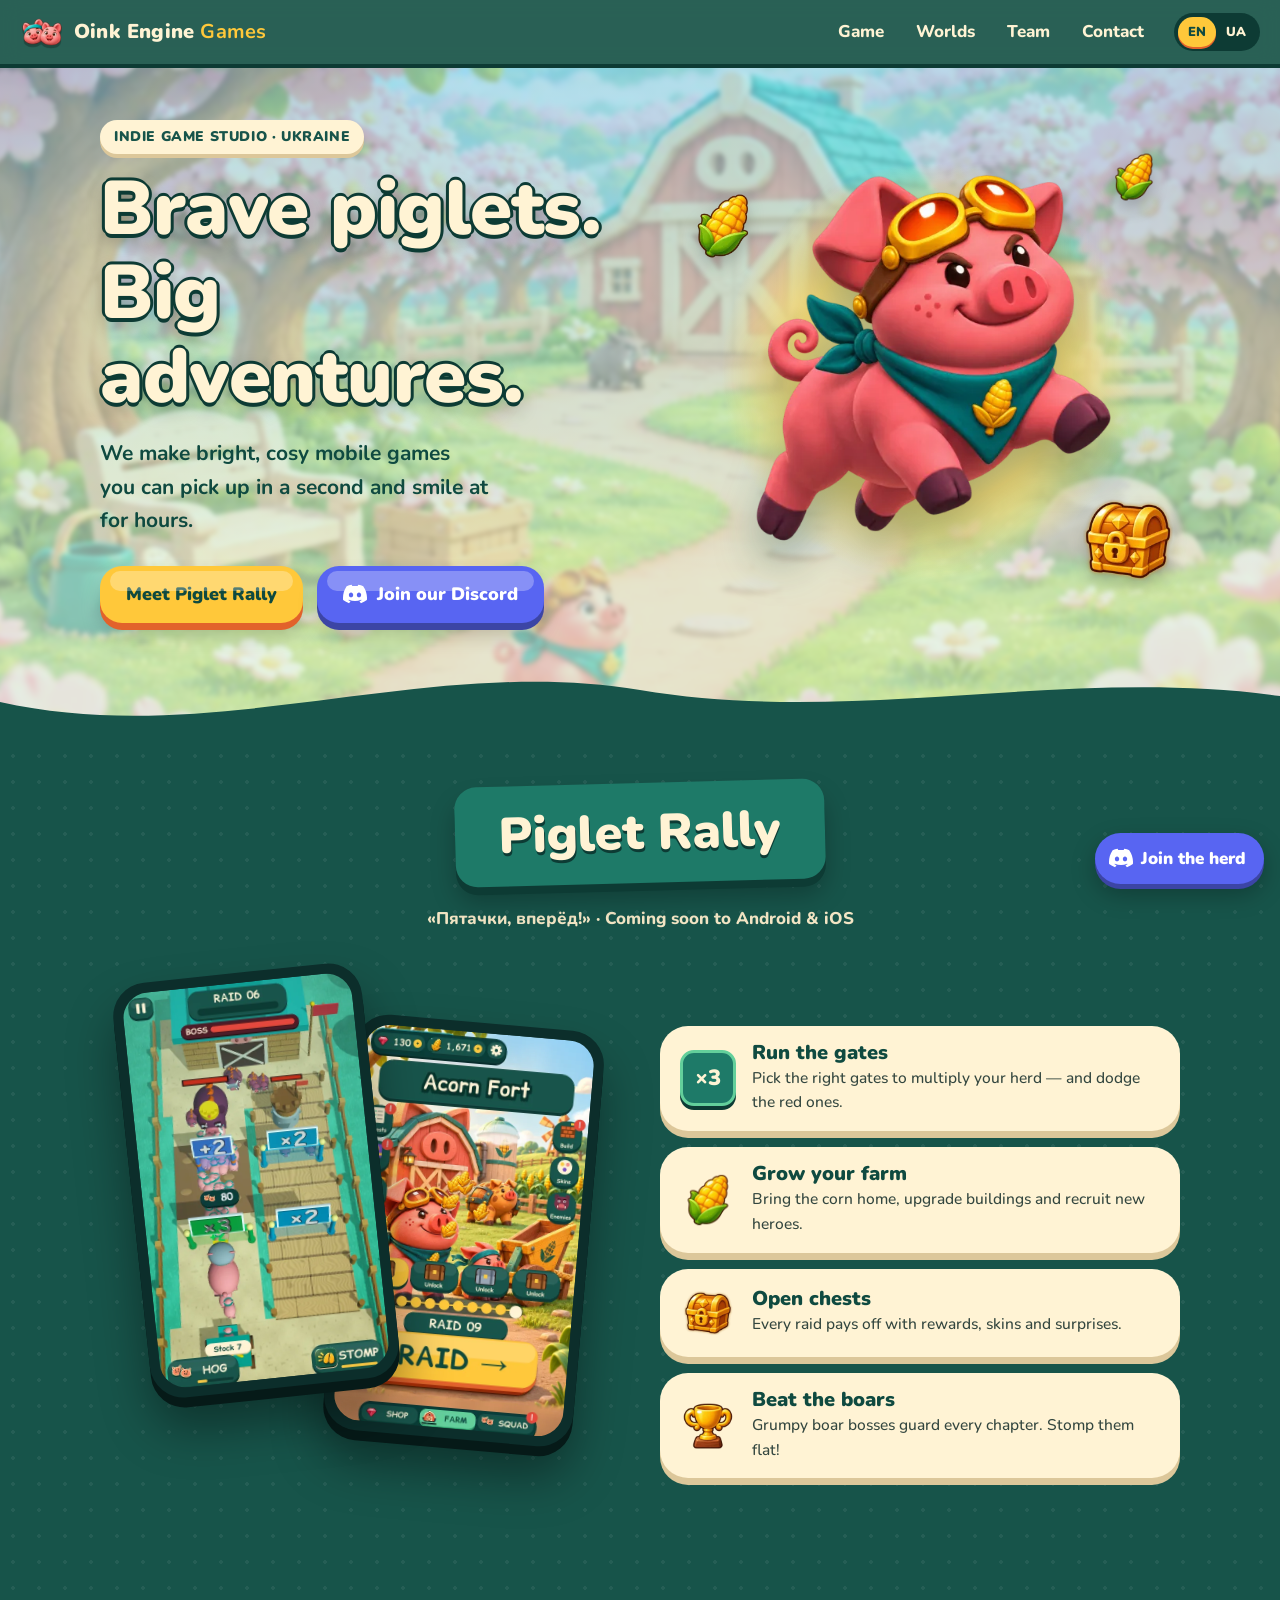
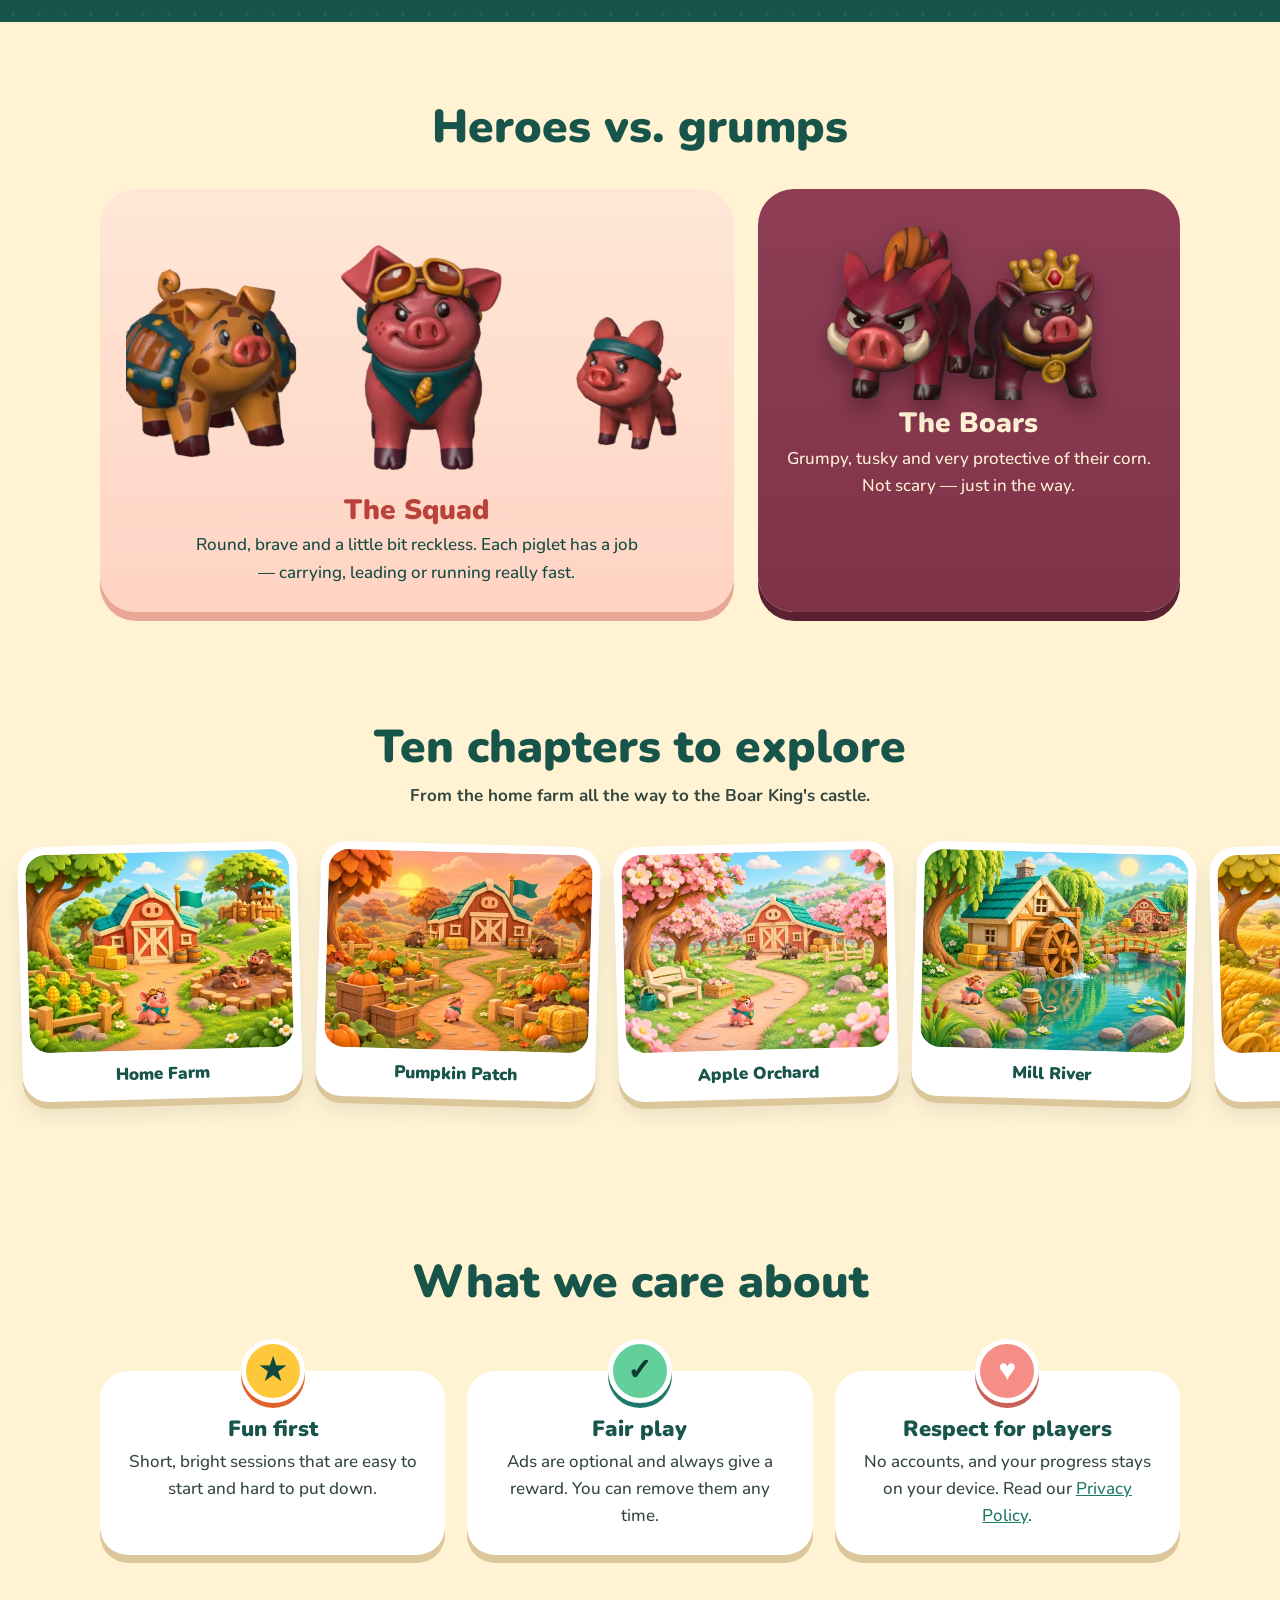
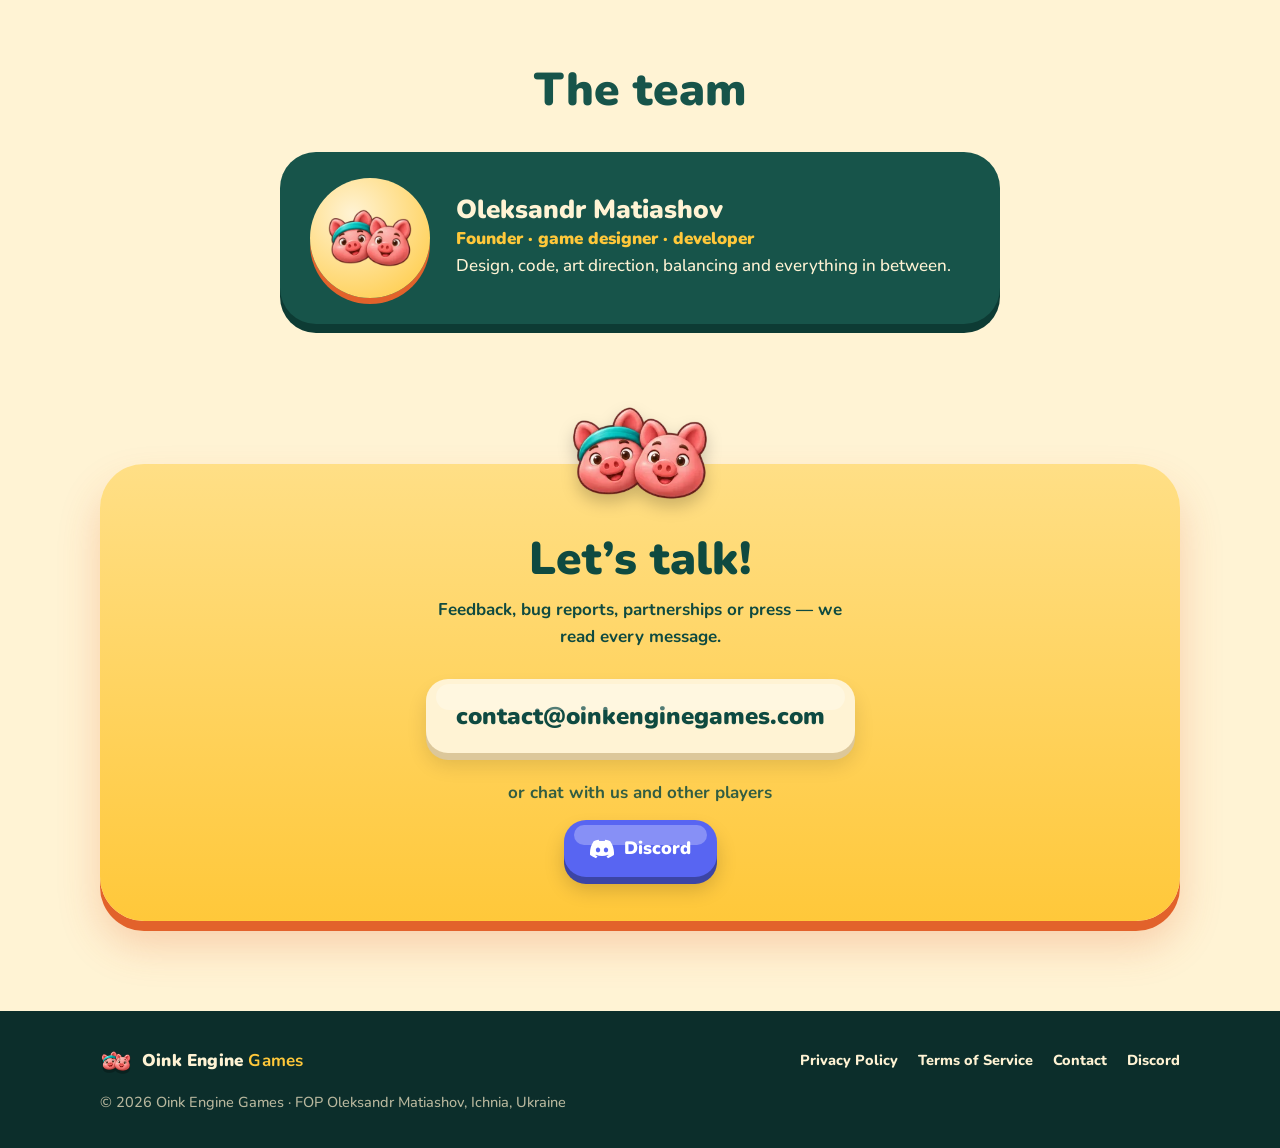
<file: index.html>
<!doctype html>
<html lang="en" data-lang="en">
<head>
<meta charset="utf-8">
<meta name="viewport" content="width=device-width, initial-scale=1">
<title>Oink Engine Games — indie mobile game studio · Piglet Rally</title>
<meta name="description" content="Oink Engine Games is an independent mobile game studio from Ukraine. Our first game, Piglet Rally, is a cheerful runner: lead a herd of brave piglets through gates, raid farms and beat grumpy boar bosses. Coming soon to Android and iOS.">
<meta name="keywords" content="Oink Engine Games, Piglet Rally, Пятачки вперёд, indie game studio Ukraine, mobile game, piglet game, runner game, casual game Android iOS">
<meta name="author" content="Oink Engine Games">
<meta name="robots" content="index, follow, max-image-preview:large">
<link rel="canonical" href="https://oinkenginegames.com/">
<meta name="theme-color" content="#17544A">
<meta name="color-scheme" content="light">

<!-- Icons -->
<link rel="icon" href="/favicon.ico" sizes="any">
<link rel="icon" type="image/png" sizes="32x32" href="/assets/favicon-32.png">
<link rel="icon" type="image/png" sizes="16x16" href="/assets/favicon-16.png">
<link rel="apple-touch-icon" sizes="180x180" href="/assets/apple-touch-icon.png">
<link rel="manifest" href="/site.webmanifest">

<!-- Open Graph / social -->
<meta property="og:type" content="website">
<meta property="og:site_name" content="Oink Engine Games">
<meta property="og:url" content="https://oinkenginegames.com/">
<meta property="og:title" content="Oink Engine Games — Brave piglets. Big adventures.">
<meta property="og:description" content="Indie mobile game studio from Ukraine. Meet Piglet Rally — lead a herd of brave piglets through farm raids. Coming soon to Android &amp; iOS.">
<meta property="og:image" content="https://oinkenginegames.com/assets/og-image.jpg">
<meta property="og:image:width" content="1200">
<meta property="og:image:height" content="630">
<meta property="og:image:alt" content="Piglet Rally app icon: a pink piglet in aviator goggles, next to the text Brave piglets. Big adventures.">
<meta property="og:locale" content="en_US">
<meta property="og:locale:alternate" content="uk_UA">
<meta name="twitter:card" content="summary_large_image">
<meta name="twitter:title" content="Oink Engine Games — Brave piglets. Big adventures.">
<meta name="twitter:description" content="Indie mobile game studio from Ukraine. Meet Piglet Rally, coming soon to Android &amp; iOS.">
<meta name="twitter:image" content="https://oinkenginegames.com/assets/og-image.jpg">

<!-- Structured data -->
<script type="application/ld+json">
{
  "@context": "https://schema.org",
  "@graph": [
    {
      "@type": "Organization",
      "@id": "https://oinkenginegames.com/#org",
      "name": "Oink Engine Games",
      "url": "https://oinkenginegames.com/",
      "logo": "https://oinkenginegames.com/assets/icon-512.png",
      "email": "contact@oinkenginegames.com",
      "founder": { "@type": "Person", "name": "Oleksandr Matiashov" },
      "address": { "@type": "PostalAddress", "addressLocality": "Ichnia", "addressRegion": "Chernihiv Oblast", "postalCode": "16700", "addressCountry": "UA" },
      "contactPoint": { "@type": "ContactPoint", "email": "contact@oinkenginegames.com", "contactType": "customer support", "availableLanguage": ["English", "Ukrainian", "Russian"] }
    },
    {
      "@type": "WebSite",
      "@id": "https://oinkenginegames.com/#website",
      "url": "https://oinkenginegames.com/",
      "name": "Oink Engine Games",
      "inLanguage": ["en", "uk"],
      "publisher": { "@id": "https://oinkenginegames.com/#org" }
    },
    {
      "@type": "VideoGame",
      "name": "Piglet Rally",
      "alternateName": "Пятачки, вперёд!",
      "description": "A cheerful mobile runner: lead a herd of brave piglets through gates, raid farms, open chests and beat grumpy boar bosses across ten chapters.",
      "image": "https://oinkenginegames.com/assets/icon-512.png",
      "screenshot": ["https://oinkenginegames.com/assets/screen_raid.webp", "https://oinkenginegames.com/assets/screen_farm.webp"],
      "genre": ["Casual", "Runner", "Arcade"],
      "gamePlatform": ["Android", "iOS"],
      "applicationCategory": "Game",
      "operatingSystem": "Android, iOS",
      "author": { "@id": "https://oinkenginegames.com/#org" },
      "publisher": { "@id": "https://oinkenginegames.com/#org" }
    }
  ]
}
</script>
<link rel="preconnect" href="https://fonts.googleapis.com">
<link rel="preconnect" href="https://fonts.gstatic.com" crossorigin>
<link href="https://fonts.googleapis.com/css2?family=Nunito:wght@500;700;800;900&display=swap" rel="stylesheet">
<link rel="stylesheet" href="home.css">
</head>
<body>

<header class="top">
  <a class="brand" href="#top"><img src="assets/herd.webp" alt="" width="44" height="44"><span>Oink Engine <b>Games</b></span></a>
  <nav class="menu">
    <a href="#game"><span class="en">Game</span><span class="uk">Гра</span></a>
    <a href="#worlds"><span class="en">Worlds</span><span class="uk">Світи</span></a>
    <a href="#team"><span class="en">Team</span><span class="uk">Команда</span></a>
    <a href="#contact"><span class="en">Contact</span><span class="uk">Контакти</span></a>
  </nav>
  <div class="lang" role="group" aria-label="Language">
    <button type="button" data-set="en">EN</button><button type="button" data-set="uk">UA</button>
  </div>
</header>

<main id="top">

<!-- HERO -->
<section class="hero">
  <div class="hero-bg" aria-hidden="true"></div>
  <div class="hero-inner">
    <div class="hero-text">
      <p class="eyebrow"><span class="en">Indie game studio · Ukraine</span><span class="uk">Інді-студія · Україна</span></p>
      <h1>
        <span class="en">Brave piglets.<br>Big adventures.</span>
        <span class="uk">Відважні поросята.<br>Великі пригоди.</span>
      </h1>
      <p class="lead">
        <span class="en">We make bright, cosy mobile games you can pick up in a second and smile at for hours.</span>
        <span class="uk">Ми робимо яскраві затишні мобільні ігри: почати — за секунду, усміхатися — годинами.</span>
      </p>
      <div class="cta">
        <a class="btn btn-gold" href="#game"><span class="en">Meet Piglet Rally</span><span class="uk">Знайомтесь: Piglet Rally</span></a>
        <a class="btn btn-discord" href="https://discord.gg/m52UFbsuJa" target="_blank" rel="noopener"><svg class="dc-ico" viewBox="0 0 24 24" aria-hidden="true"><path fill="currentColor" d="M20.32 4.37A19.8 19.8 0 0 0 15.4 2.8a.07.07 0 0 0-.08.04c-.21.38-.45.87-.61 1.25a18.3 18.3 0 0 0-5.49 0 12.6 12.6 0 0 0-.62-1.25.08.08 0 0 0-.08-.04 19.7 19.7 0 0 0-4.88 1.52.07.07 0 0 0-.03.03C.53 9.05-.32 13.58.1 18.06a.08.08 0 0 0 .03.06 19.9 19.9 0 0 0 5.99 3.03.08.08 0 0 0 .08-.03c.46-.63.87-1.29 1.23-1.99a.08.08 0 0 0-.04-.1 13.1 13.1 0 0 1-1.87-.9.08.08 0 0 1-.01-.13l.37-.29a.07.07 0 0 1 .08-.01c3.93 1.8 8.18 1.8 12.07 0a.07.07 0 0 1 .08.01l.37.29a.08.08 0 0 1-.01.13c-.6.35-1.22.65-1.87.9a.08.08 0 0 0-.04.1c.36.7.77 1.36 1.23 1.99a.08.08 0 0 0 .08.03 19.8 19.8 0 0 0 6-3.03.08.08 0 0 0 .03-.06c.5-5.18-.84-9.67-3.55-13.66a.06.06 0 0 0-.03-.03zM8.02 15.33c-1.18 0-2.16-1.09-2.16-2.42s.96-2.42 2.16-2.42c1.21 0 2.18 1.1 2.16 2.42 0 1.33-.96 2.42-2.16 2.42zm7.97 0c-1.18 0-2.15-1.09-2.15-2.42s.95-2.42 2.15-2.42c1.21 0 2.18 1.1 2.16 2.42 0 1.33-.95 2.42-2.16 2.42z"/></svg><span class="en">Join our Discord</span><span class="uk">Наш Discord</span></a>
      </div>
    </div>
    <div class="hero-art">
      <div class="sun" aria-hidden="true"></div>
      <img class="captain" fetchpriority="high" src="assets/captain.webp" alt="Captain piglet in goggles jumping" width="640" height="640">
      <img class="float corn c1" src="assets/corn.webp" alt="" aria-hidden="true">
      <img class="float corn c2" src="assets/corn.webp" alt="" aria-hidden="true">
      <img class="float chest" src="assets/chest.webp" alt="" aria-hidden="true">
    </div>
  </div>
  <svg class="wave" viewBox="0 0 1440 120" preserveAspectRatio="none" aria-hidden="true"><path d="M0,64 C240,128 480,0 720,48 C960,96 1200,16 1440,56 L1440,120 L0,120 Z"/></svg>
</section>

<!-- GAME -->
<section id="game" class="game">
  <div class="wrap">
    <div class="ribbon"><span>Piglet Rally</span></div>
    <p class="sub">«Пятачки, вперёд!» · <span class="en">Coming soon to Android &amp; iOS</span><span class="uk">Незабаром на Android та iOS</span></p>

    <div class="game-grid">
      <div class="phones">
        <figure class="phone p1"><img src="assets/screen_raid.webp" alt="Raid gameplay: piglets run through +2 and ×3 gates" loading="lazy" width="470" height="812"></figure>
        <figure class="phone p2"><img src="assets/screen_farm.webp" alt="The home farm screen" loading="lazy" width="470" height="812"></figure>
      </div>
      <ul class="features">
        <li>
          <span class="gate">×3</span>
          <div><h3><span class="en">Run the gates</span><span class="uk">Мчи крізь ворота</span></h3>
          <p><span class="en">Pick the right gates to multiply your herd — and dodge the red ones.</span><span class="uk">Обирай правильні ворота, щоб примножити стадо, — і уникай червоних.</span></p></div>
        </li>
        <li>
          <img src="assets/corn.webp" alt="" width="56" height="56" loading="lazy">
          <div><h3><span class="en">Grow your farm</span><span class="uk">Розбудовуй ферму</span></h3>
          <p><span class="en">Bring the corn home, upgrade buildings and recruit new heroes.</span><span class="uk">Неси кукурудзу додому, покращуй будівлі та набирай нових героїв.</span></p></div>
        </li>
        <li>
          <img src="assets/chest.webp" alt="" width="56" height="56" loading="lazy">
          <div><h3><span class="en">Open chests</span><span class="uk">Відкривай скрині</span></h3>
          <p><span class="en">Every raid pays off with rewards, skins and surprises.</span><span class="uk">Кожен рейд приносить нагороди, скіни та сюрпризи.</span></p></div>
        </li>
        <li>
          <img src="assets/trophy.webp" alt="" width="56" height="56" loading="lazy">
          <div><h3><span class="en">Beat the boars</span><span class="uk">Переможи кабанів</span></h3>
          <p><span class="en">Grumpy boar bosses guard every chapter. Stomp them flat!</span><span class="uk">Буркотливі боси-кабани охороняють кожну главу. Розтопчи їх!</span></p></div>
        </li>
      </ul>
    </div>
  </div>
</section>

<!-- CAST -->
<section class="cast">
  <div class="wrap">
    <h2><span class="en">Heroes vs. grumps</span><span class="uk">Герої проти буркотунів</span></h2>
    <div class="cast-grid">
      <article class="card heroes">
        <img src="assets/heroes.webp" alt="Three piglet heroes: a barrel-carrying piglet, the captain in goggles and a small runner" loading="lazy" width="900" height="421">
        <h3><span class="en">The Squad</span><span class="uk">Загін</span></h3>
        <p><span class="en">Round, brave and a little bit reckless. Each piglet has a job — carrying, leading or running really fast.</span><span class="uk">Круглі, сміливі й трохи безрозсудні. У кожного поросяти своя справа — носити, вести за собою чи дуже швидко бігати.</span></p>
      </article>
      <article class="card villain">
        <div class="duo"><img src="assets/boar.webp" alt="A grumpy red boar" loading="lazy" width="320" height="320"><img src="assets/boss.webp" alt="Boar boss" loading="lazy" width="320" height="320"></div>
        <h3><span class="en">The Boars</span><span class="uk">Кабани</span></h3>
        <p><span class="en">Grumpy, tusky and very protective of their corn. Not scary — just in the way.</span><span class="uk">Буркотливі, ікласті й дуже бережуть свою кукурудзу. Не страшні — просто заважають.</span></p>
      </article>
    </div>
  </div>
</section>

<!-- WORLDS -->
<section id="worlds" class="worlds">
  <div class="wrap">
    <h2><span class="en">Ten chapters to explore</span><span class="uk">Десять глав для пригод</span></h2>
    <p class="sub"><span class="en">From the home farm all the way to the Boar King's castle.</span><span class="uk">Від рідної ферми аж до замку Кабанячого короля.</span></p>
  </div>
  <div class="strip">
    <figure><img src="assets/world_yard.webp" alt="Piglet Rally chapter: Home Farm" loading="lazy" width="480" height="360"><figcaption><span class="en">Home Farm</span><span class="uk">Рідна ферма</span></figcaption></figure>
    <figure><img src="assets/world_pumpkin.webp" alt="Piglet Rally chapter: Pumpkin Patch" loading="lazy" width="480" height="360"><figcaption><span class="en">Pumpkin Patch</span><span class="uk">Гарбузова грядка</span></figcaption></figure>
    <figure><img src="assets/world_orchard.webp" alt="Piglet Rally chapter: Apple Orchard" loading="lazy" width="480" height="360"><figcaption><span class="en">Apple Orchard</span><span class="uk">Яблуневий сад</span></figcaption></figure>
    <figure><img src="assets/world_river.webp" alt="Piglet Rally chapter: Mill River" loading="lazy" width="480" height="360"><figcaption><span class="en">Mill River</span><span class="uk">Млинова річка</span></figcaption></figure>
    <figure><img src="assets/world_steppe.webp" alt="Piglet Rally chapter: Wheat Steppe" loading="lazy" width="480" height="360"><figcaption><span class="en">Wheat Steppe</span><span class="uk">Пшеничний степ</span></figcaption></figure>
    <figure><img src="assets/world_swamp.webp" alt="Piglet Rally chapter: Misty Marsh" loading="lazy" width="480" height="360"><figcaption><span class="en">Misty Marsh</span><span class="uk">Туманне болото</span></figcaption></figure>
    <figure><img src="assets/world_snow.webp" alt="Piglet Rally chapter: Snowy Hamlet" loading="lazy" width="480" height="360"><figcaption><span class="en">Snowy Hamlet</span><span class="uk">Сніжний хутір</span></figcaption></figure>
    <figure><img src="assets/world_apiary.webp" alt="Piglet Rally chapter: Honey Apiary" loading="lazy" width="480" height="360"><figcaption><span class="en">Honey Apiary</span><span class="uk">Медова пасіка</span></figcaption></figure>
    <figure><img src="assets/world_quarry.webp" alt="Piglet Rally chapter: Stone Quarry" loading="lazy" width="480" height="360"><figcaption><span class="en">Stone Quarry</span><span class="uk">Кам’яний кар’єр</span></figcaption></figure>
    <figure><img src="assets/world_castle.webp" alt="Piglet Rally chapter: Boar King's Castle" loading="lazy" width="480" height="360"><figcaption><span class="en">Boar King's Castle</span><span class="uk">Замок Кабанячого короля</span></figcaption></figure>
  </div>
</section>

<!-- VALUES -->
<section class="values">
  <div class="wrap">
    <h2><span class="en">What we care about</span><span class="uk">Що для нас важливо</span></h2>
    <div class="value-grid">
      <article class="vcard"><div class="badge b-gold">★</div>
        <h3><span class="en">Fun first</span><span class="uk">Насамперед — радість</span></h3>
        <p><span class="en">Short, bright sessions that are easy to start and hard to put down.</span><span class="uk">Короткі яскраві сесії: легко почати, важко відірватися.</span></p></article>
      <article class="vcard"><div class="badge b-mint">✓</div>
        <h3><span class="en">Fair play</span><span class="uk">Чесна гра</span></h3>
        <p><span class="en">Ads are optional and always give a reward. You can remove them any time.</span><span class="uk">Реклама необов’язкова і завжди дає нагороду. Її можна вимкнути будь-коли.</span></p></article>
      <article class="vcard"><div class="badge b-pink">♥</div>
        <h3><span class="en">Respect for players</span><span class="uk">Повага до гравців</span></h3>
        <p><span class="en">No accounts, and your progress stays on your device. Read our <a href="privacy/">Privacy Policy</a>.</span><span class="uk">Жодних акаунтів, прогрес лишається на вашому пристрої. Див. <a href="privacy/#uk">Політику конфіденційності</a>.</span></p></article>
    </div>
  </div>
</section>

<!-- TEAM -->
<section id="team" class="team">
  <div class="wrap">
    <h2><span class="en">The team</span><span class="uk">Команда</span></h2>
    <article class="member">
      <div class="avatar"><img src="assets/herd.webp" alt="" width="120" height="120"></div>
      <div>
        <h3><span class="en">Oleksandr Matiashov</span><span class="uk">Олександр Матяшов</span></h3>
        <p class="role"><span class="en">Founder · game designer · developer</span><span class="uk">Засновник · геймдизайнер · розробник</span></p>
        <p><span class="en">Design, code, art direction, balancing and everything in between.</span><span class="uk">Дизайн, код, арт-дирекція, баланс і все, що між ними.</span></p>
      </div>
    </article>
  </div>
</section>

<!-- CONTACT -->
<section id="contact" class="contact">
  <div class="wrap">
    <div class="panel">
      <img class="peek" src="assets/herd.webp" alt="" width="160" height="160" loading="lazy">
      <h2><span class="en">Let’s talk!</span><span class="uk">Давайте поговоримо!</span></h2>
      <p><span class="en">Feedback, bug reports, partnerships or press — we read every message.</span><span class="uk">Відгуки, баги, партнерство чи преса — ми читаємо кожен лист.</span></p>
      <a class="btn btn-gold big" href="mailto:contact@oinkenginegames.com">contact@oinkenginegames.com</a>
      <p class="or"><span class="en">or chat with us and other players</span><span class="uk">або спілкуйтеся з нами та гравцями</span></p>
      <a class="btn btn-discord" href="https://discord.gg/m52UFbsuJa" target="_blank" rel="noopener"><svg class="dc-ico" viewBox="0 0 24 24" aria-hidden="true"><path fill="currentColor" d="M20.32 4.37A19.8 19.8 0 0 0 15.4 2.8a.07.07 0 0 0-.08.04c-.21.38-.45.87-.61 1.25a18.3 18.3 0 0 0-5.49 0 12.6 12.6 0 0 0-.62-1.25.08.08 0 0 0-.08-.04 19.7 19.7 0 0 0-4.88 1.52.07.07 0 0 0-.03.03C.53 9.05-.32 13.58.1 18.06a.08.08 0 0 0 .03.06 19.9 19.9 0 0 0 5.99 3.03.08.08 0 0 0 .08-.03c.46-.63.87-1.29 1.23-1.99a.08.08 0 0 0-.04-.1 13.1 13.1 0 0 1-1.87-.9.08.08 0 0 1-.01-.13l.37-.29a.07.07 0 0 1 .08-.01c3.93 1.8 8.18 1.8 12.07 0a.07.07 0 0 1 .08.01l.37.29a.08.08 0 0 1-.01.13c-.6.35-1.22.65-1.87.9a.08.08 0 0 0-.04.1c.36.7.77 1.36 1.23 1.99a.08.08 0 0 0 .08.03 19.8 19.8 0 0 0 6-3.03.08.08 0 0 0 .03-.06c.5-5.18-.84-9.67-3.55-13.66a.06.06 0 0 0-.03-.03zM8.02 15.33c-1.18 0-2.16-1.09-2.16-2.42s.96-2.42 2.16-2.42c1.21 0 2.18 1.1 2.16 2.42 0 1.33-.96 2.42-2.16 2.42zm7.97 0c-1.18 0-2.15-1.09-2.15-2.42s.95-2.42 2.15-2.42c1.21 0 2.18 1.1 2.16 2.42 0 1.33-.95 2.42-2.16 2.42z"/></svg><span>Discord</span></a>
    </div>
  </div>
</section>

</main>

<footer class="foot">
  <div class="wrap foot-inner">
    <div class="brand small"><img src="assets/herd.webp" alt="" width="32" height="32"><span>Oink Engine <b>Games</b></span></div>
    <nav>
      <a href="privacy/"><span class="en">Privacy Policy</span><span class="uk">Конфіденційність</span></a>
      <a href="terms/"><span class="en">Terms of Service</span><span class="uk">Умови використання</span></a>
      <a href="mailto:contact@oinkenginegames.com"><span class="en">Contact</span><span class="uk">Контакти</span></a>
      <a href="https://discord.gg/m52UFbsuJa" target="_blank" rel="noopener">Discord</a>
    </nav>
    <p>© 2026 Oink Engine Games · <span class="en">FOP Oleksandr Matiashov, Ichnia, Ukraine</span><span class="uk">ФОП Матяшов Олександр, м. Ічня, Україна</span></p>
  </div>
</footer>

<a class="dc-float" href="https://discord.gg/m52UFbsuJa" target="_blank" rel="noopener" aria-label="Join the Piglet Rally Discord"><svg class="dc-ico" viewBox="0 0 24 24" aria-hidden="true"><path fill="currentColor" d="M20.32 4.37A19.8 19.8 0 0 0 15.4 2.8a.07.07 0 0 0-.08.04c-.21.38-.45.87-.61 1.25a18.3 18.3 0 0 0-5.49 0 12.6 12.6 0 0 0-.62-1.25.08.08 0 0 0-.08-.04 19.7 19.7 0 0 0-4.88 1.52.07.07 0 0 0-.03.03C.53 9.05-.32 13.58.1 18.06a.08.08 0 0 0 .03.06 19.9 19.9 0 0 0 5.99 3.03.08.08 0 0 0 .08-.03c.46-.63.87-1.29 1.23-1.99a.08.08 0 0 0-.04-.1 13.1 13.1 0 0 1-1.87-.9.08.08 0 0 1-.01-.13l.37-.29a.07.07 0 0 1 .08-.01c3.93 1.8 8.18 1.8 12.07 0a.07.07 0 0 1 .08.01l.37.29a.08.08 0 0 1-.01.13c-.6.35-1.22.65-1.87.9a.08.08 0 0 0-.04.1c.36.7.77 1.36 1.23 1.99a.08.08 0 0 0 .08.03 19.8 19.8 0 0 0 6-3.03.08.08 0 0 0 .03-.06c.5-5.18-.84-9.67-3.55-13.66a.06.06 0 0 0-.03-.03zM8.02 15.33c-1.18 0-2.16-1.09-2.16-2.42s.96-2.42 2.16-2.42c1.21 0 2.18 1.1 2.16 2.42 0 1.33-.96 2.42-2.16 2.42zm7.97 0c-1.18 0-2.15-1.09-2.15-2.42s.95-2.42 2.15-2.42c1.21 0 2.18 1.1 2.16 2.42 0 1.33-.95 2.42-2.16 2.42z"/></svg><span class="en">Join the herd</span><span class="uk">До зграї</span></a>

<script>
(function () {
  var root = document.documentElement;
  function set(l) {
    root.setAttribute('data-lang', l); root.lang = l;
    document.querySelectorAll('.lang button').forEach(function (b) { b.setAttribute('aria-pressed', b.dataset.set === l); });
    try { localStorage.setItem('lang', l); } catch (e) {}
  }
  var saved = null; try { saved = localStorage.getItem('lang'); } catch (e) {}
  var nav = (navigator.language || '').toLowerCase();
  set(saved || (/^(uk|ru|be)/.test(nav) ? 'uk' : 'en'));
  document.querySelectorAll('.lang button').forEach(function (b) { b.addEventListener('click', function () { set(b.dataset.set); }); });
})();
</script>
</body>
</html>
</file>
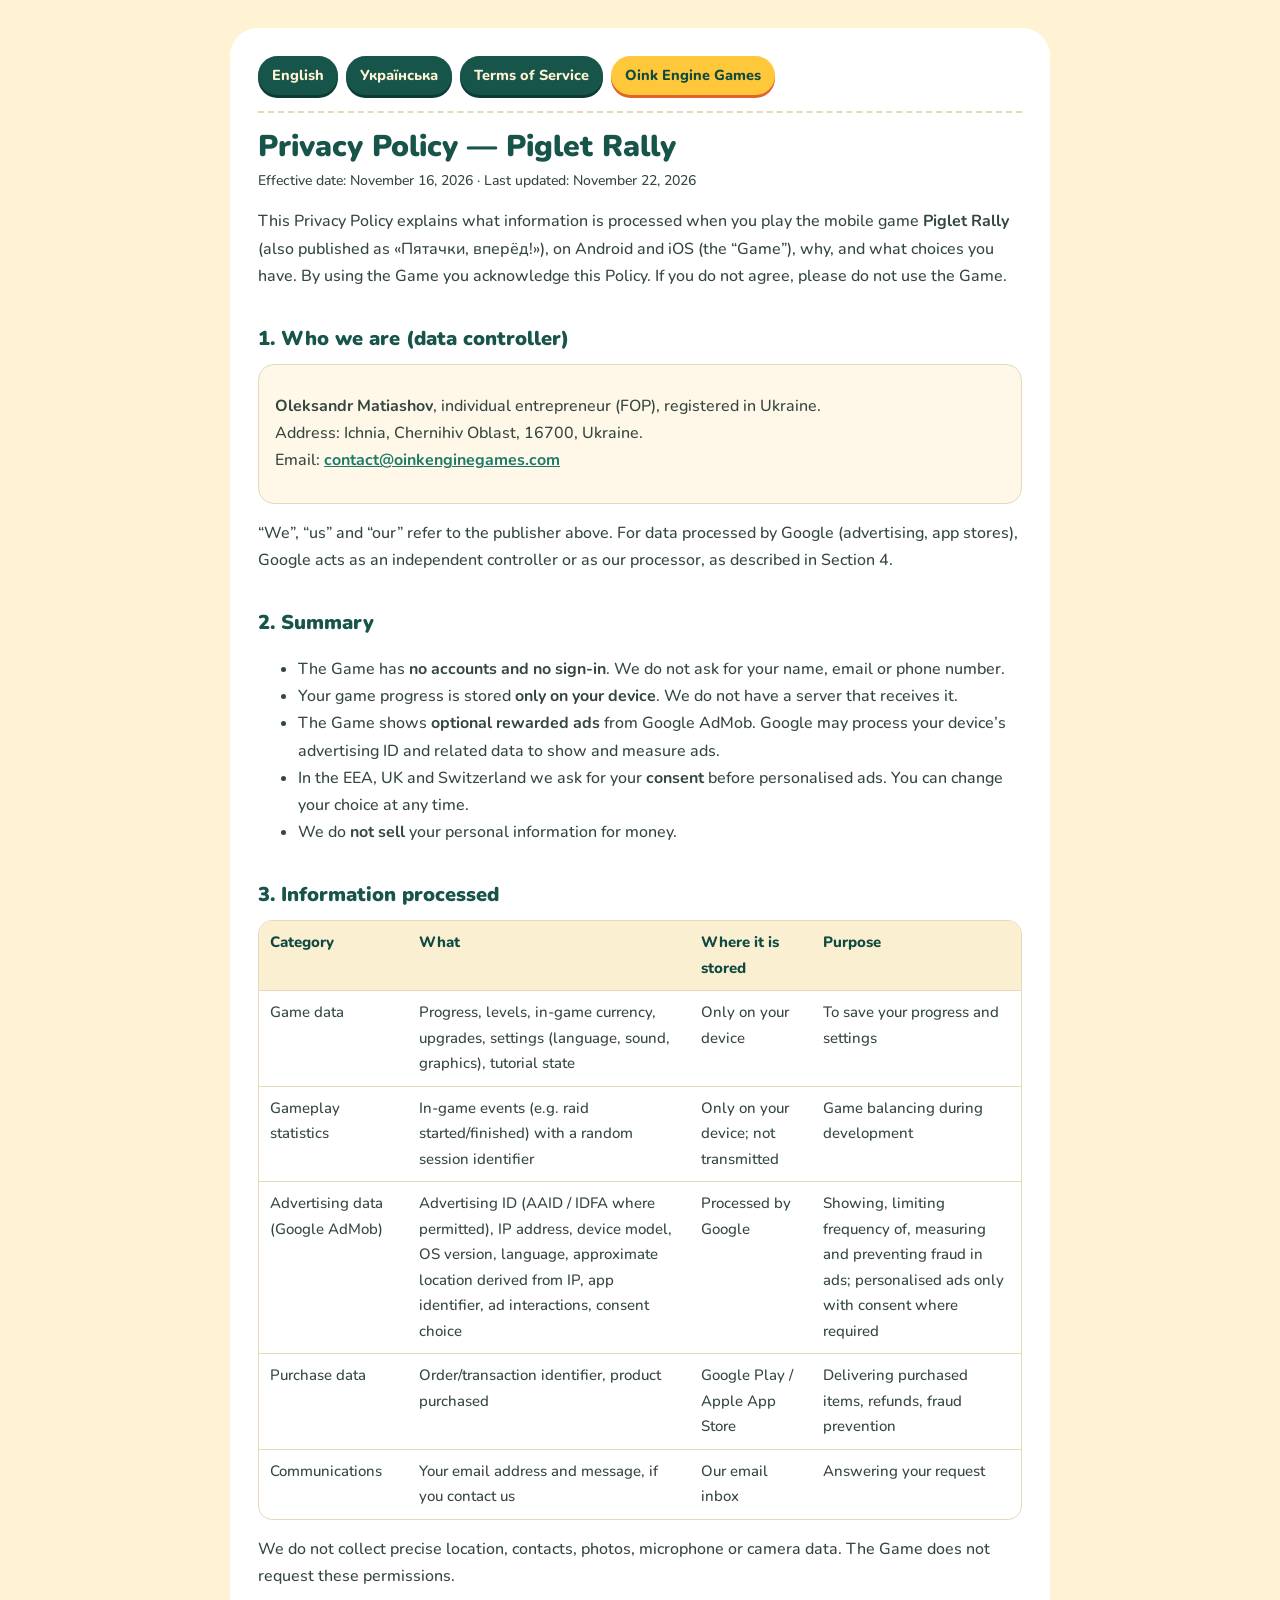
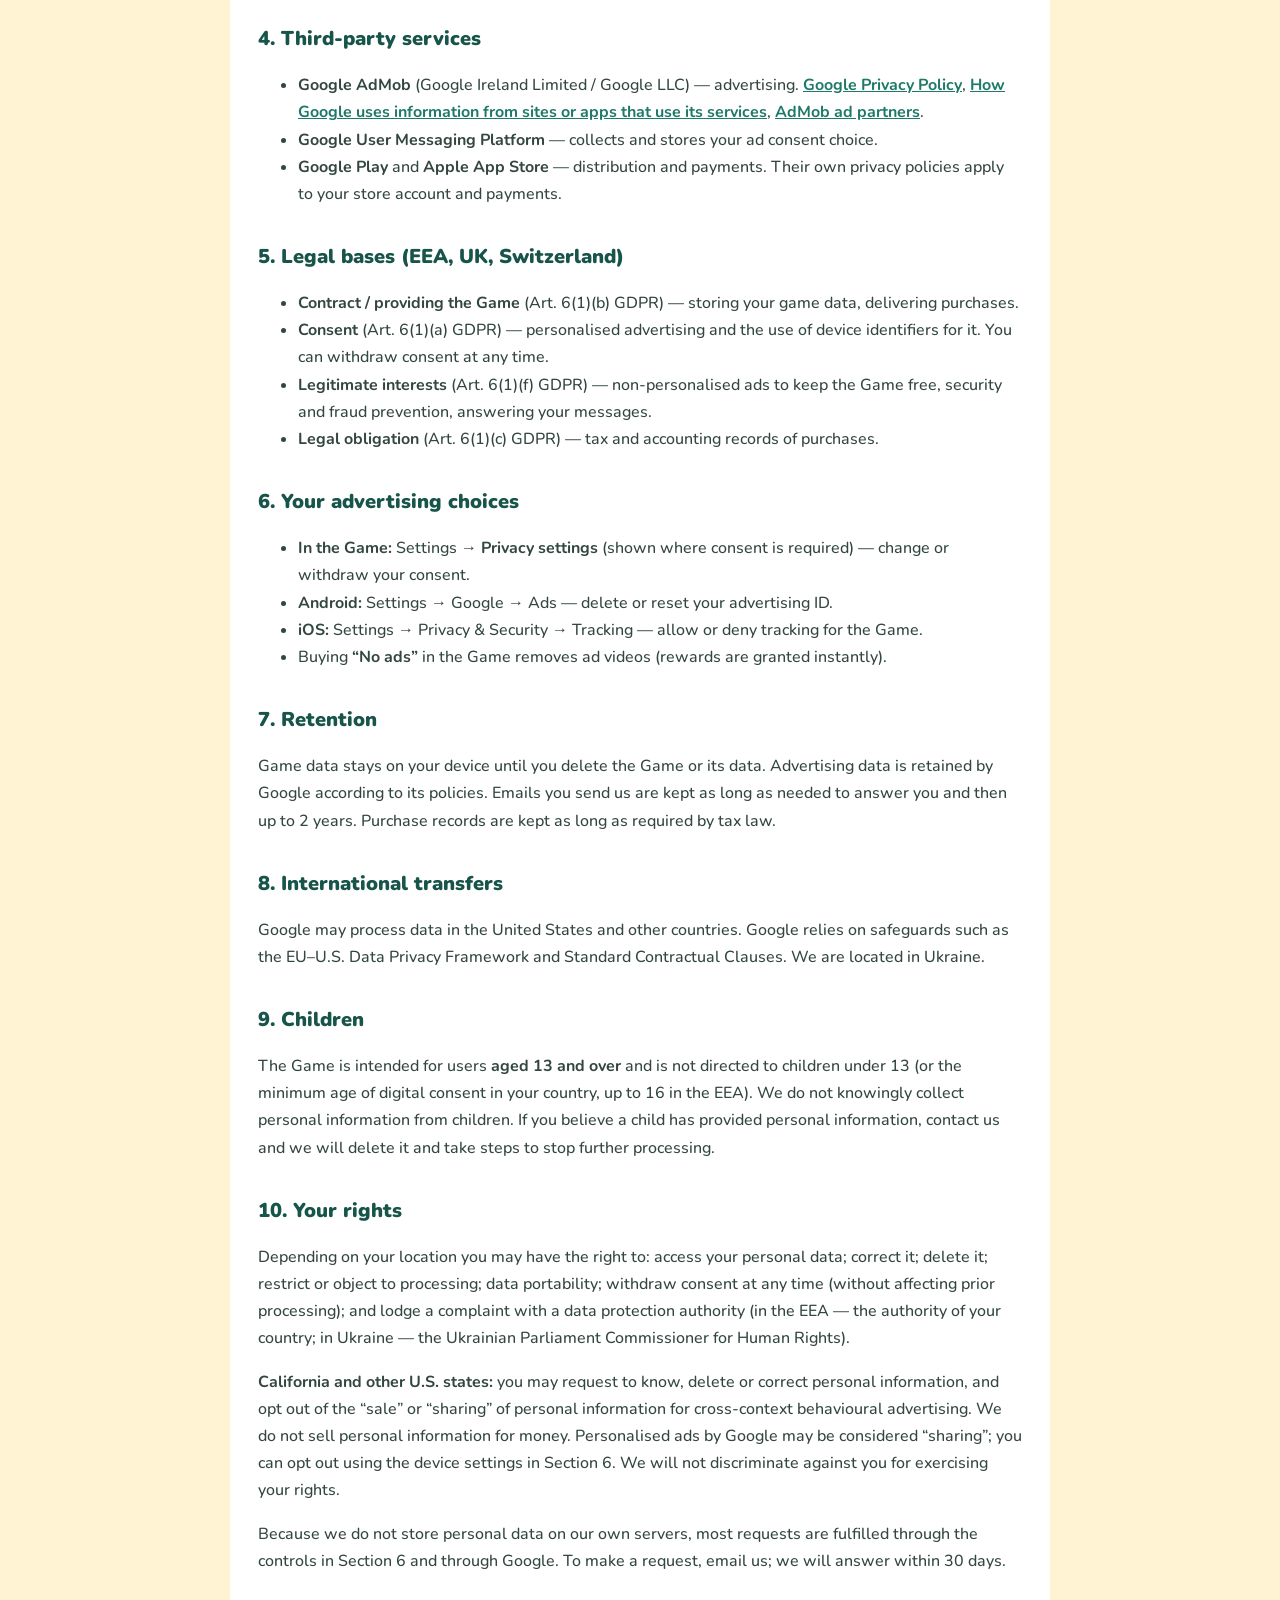
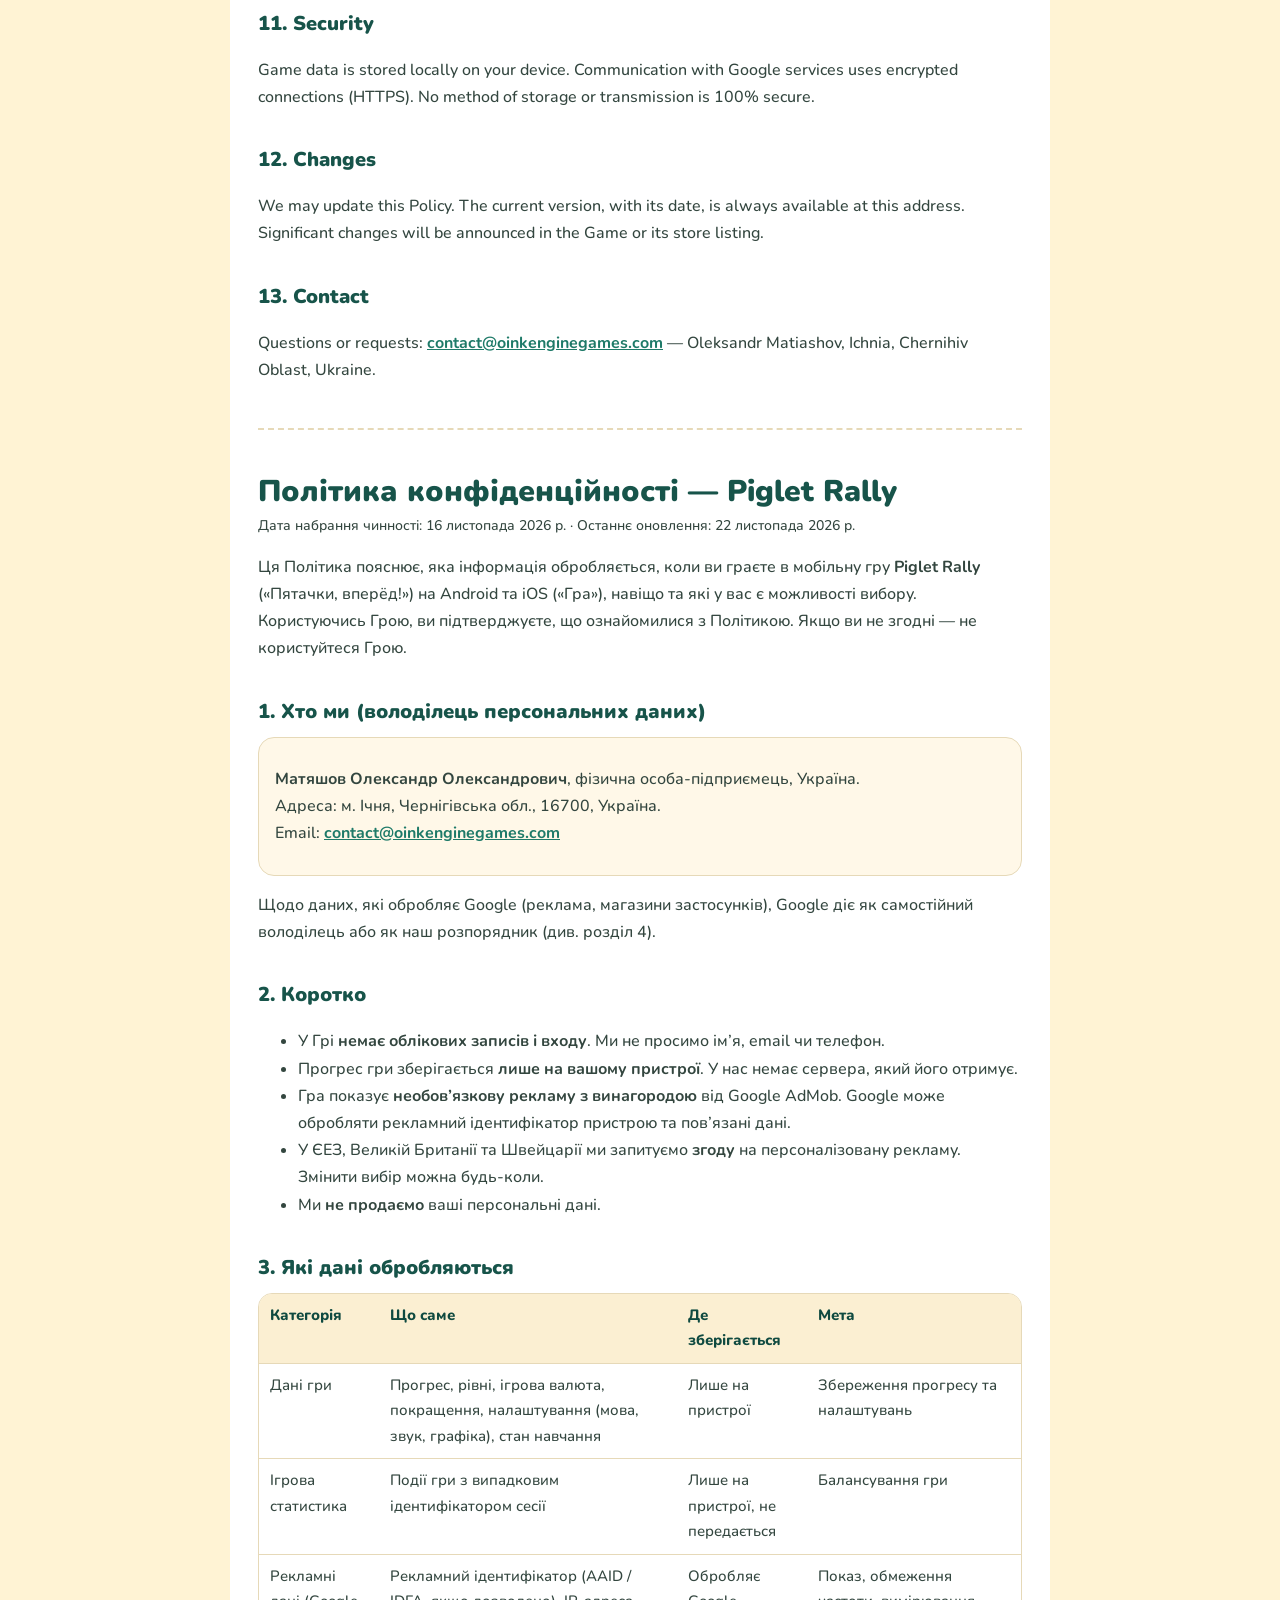
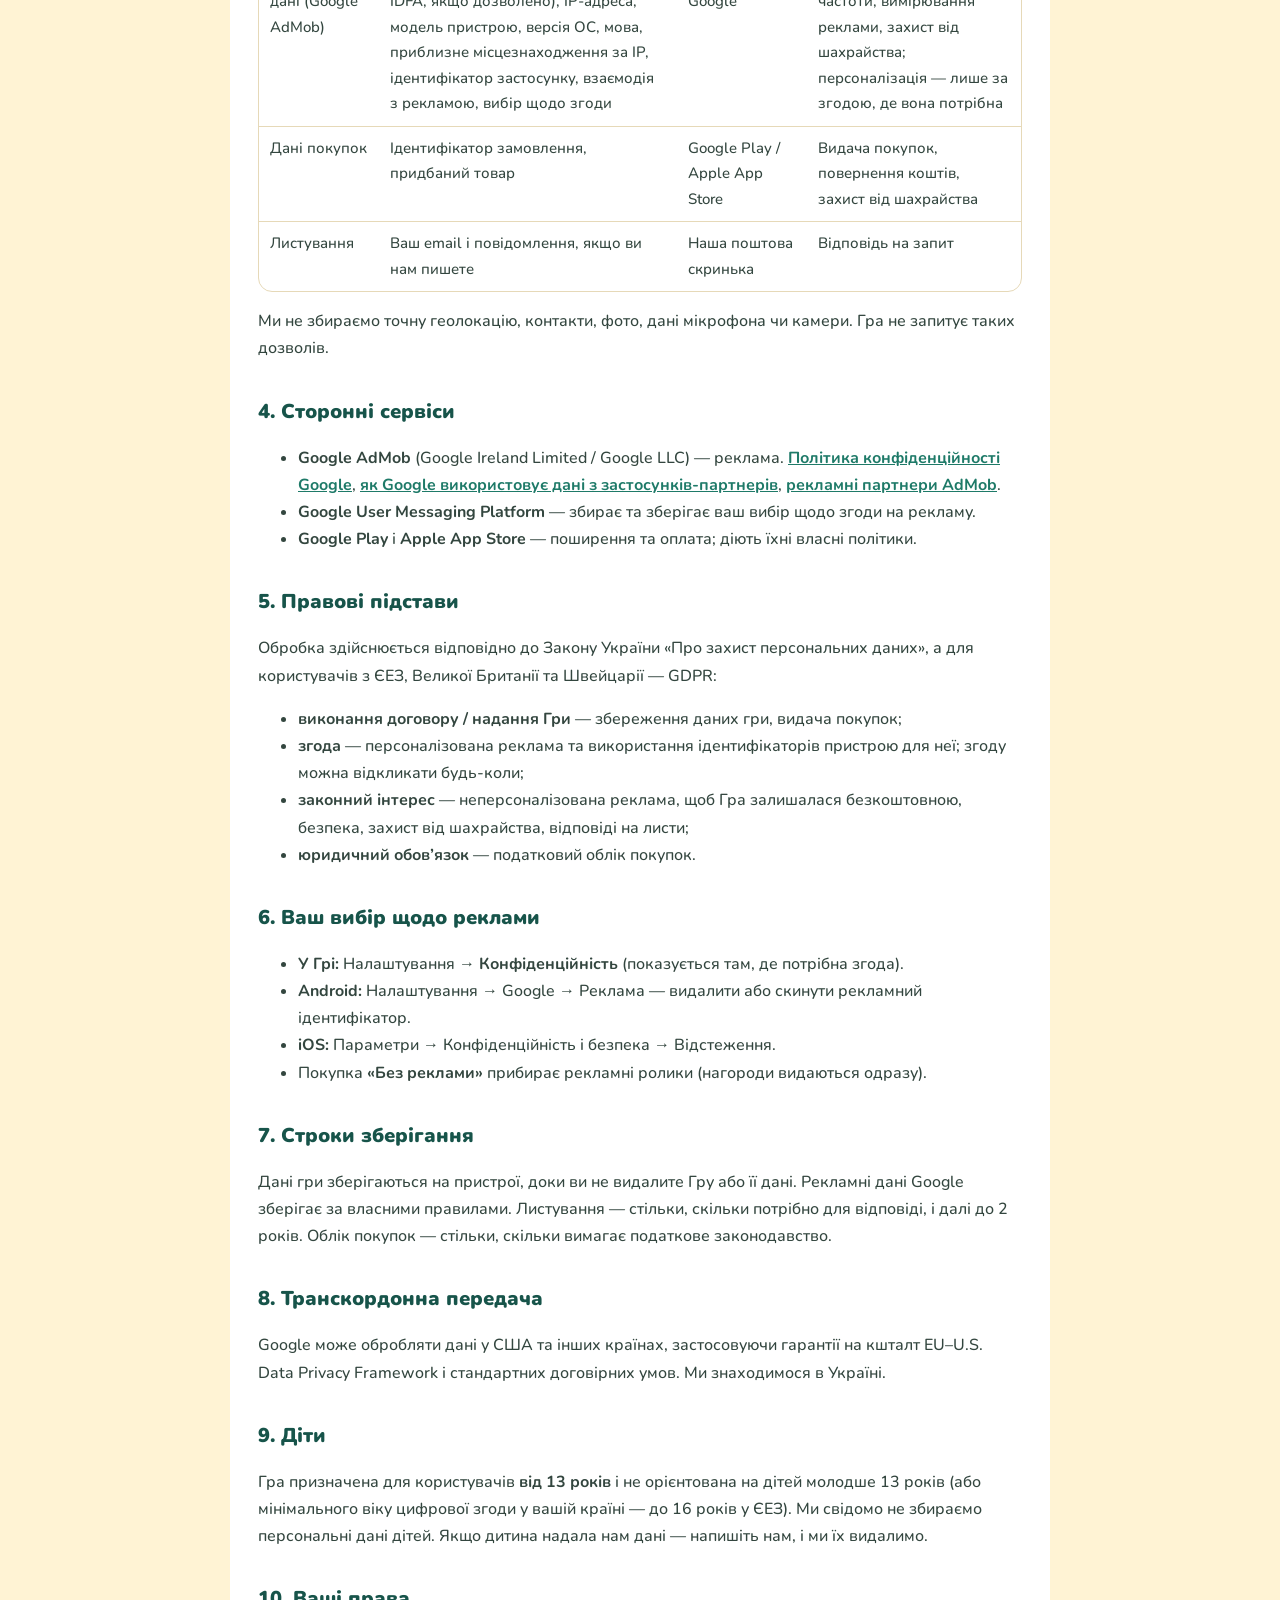
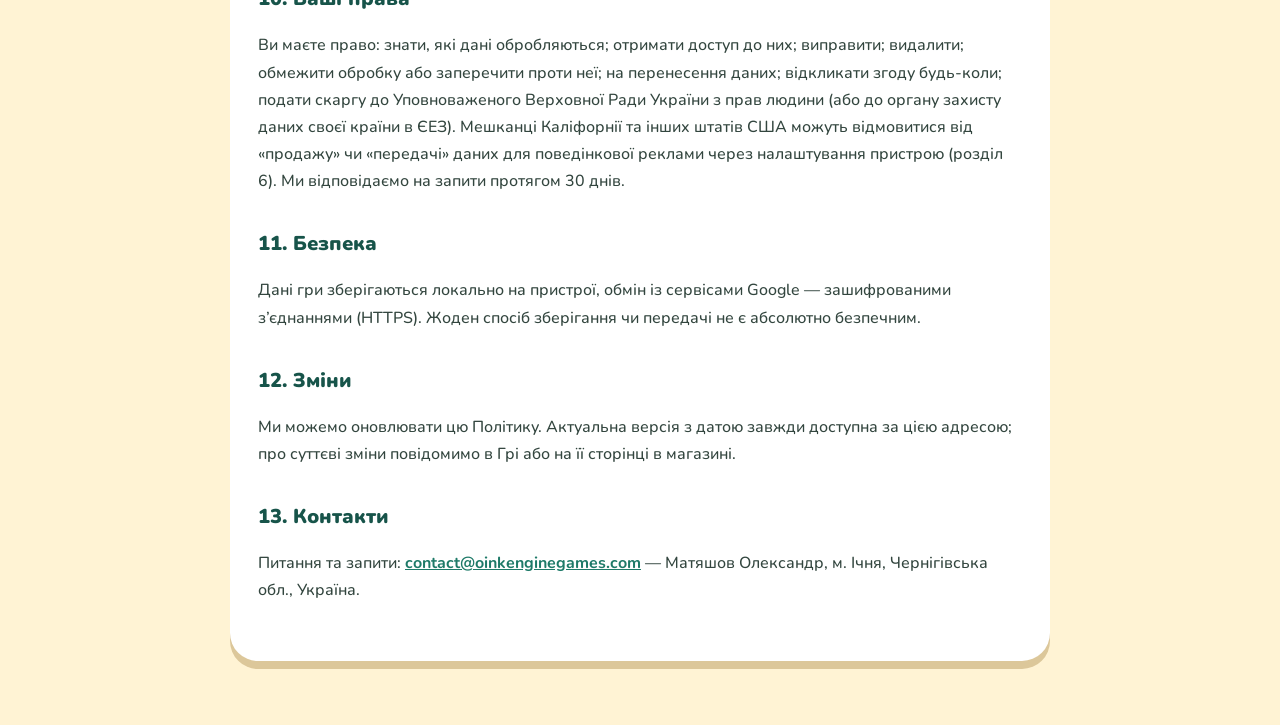
<file: privacy/index.html>
<!doctype html>
<html lang="en">
<head>
<meta charset="utf-8">
<meta name="viewport" content="width=device-width, initial-scale=1">
<title>Piglet Rally — Privacy Policy</title>
<meta name="description" content="Privacy Policy for the mobile game Piglet Rally by Oink Engine Games: what data is processed, advertising consent (Google AdMob), your rights and how to contact us.">
<link rel="canonical" href="https://oinkenginegames.com/privacy/">
<meta name="robots" content="index, follow">
<meta name="theme-color" content="#17544A">
<link rel="icon" href="/favicon.ico" sizes="any">
<link rel="icon" type="image/png" sizes="32x32" href="/assets/favicon-32.png">
<link rel="apple-touch-icon" sizes="180x180" href="/assets/apple-touch-icon.png">
<meta property="og:type" content="article">
<meta property="og:site_name" content="Oink Engine Games">
<meta property="og:title" content="Piglet Rally — Privacy Policy">
<meta property="og:description" content="Privacy Policy for the mobile game Piglet Rally by Oink Engine Games: what data is processed, advertising consent (Google AdMob), your rights and how to contact us.">
<meta property="og:url" content="https://oinkenginegames.com/privacy/">
<meta property="og:image" content="https://oinkenginegames.com/assets/og-image.jpg">
<meta name="twitter:card" content="summary_large_image">
<link rel="stylesheet" href="../style.css">
</head>
<body>
<main>
<nav><a href="#en">English</a><a href="#uk">Українська</a><a href="../terms/">Terms of Service</a><a href="../">Oink Engine Games</a></nav>

<section id="en">
<h1>Privacy Policy — Piglet Rally</h1>
<p class="date">Effective date: November 16, 2026 · Last updated: November 22, 2026</p>

<p>This Privacy Policy explains what information is processed when you play the mobile game <b>Piglet Rally</b>
(also published as «Пятачки, вперёд!»), on Android and iOS (the “Game”), why, and what choices you have.
By using the Game you acknowledge this Policy. If you do not agree, please do not use the Game.</p>

<h2>1. Who we are (data controller)</h2>
<div class="box">
<p><b>Oleksandr Matiashov</b>, individual entrepreneur (FOP), registered in Ukraine.<br>
Address: Ichnia, Chernihiv Oblast, 16700, Ukraine.<br>
Email: <a href="mailto:contact@oinkenginegames.com">contact@oinkenginegames.com</a></p>
</div>
<p>“We”, “us” and “our” refer to the publisher above. For data processed by Google (advertising, app stores),
Google acts as an independent controller or as our processor, as described in Section 4.</p>

<h2>2. Summary</h2>
<ul>
  <li>The Game has <b>no accounts and no sign-in</b>. We do not ask for your name, email or phone number.</li>
  <li>Your game progress is stored <b>only on your device</b>. We do not have a server that receives it.</li>
  <li>The Game shows <b>optional rewarded ads</b> from Google AdMob. Google may process your device’s advertising ID and related data to show and measure ads.</li>
  <li>In the EEA, UK and Switzerland we ask for your <b>consent</b> before personalised ads. You can change your choice at any time.</li>
  <li>We do <b>not sell</b> your personal information for money.</li>
</ul>

<h2>3. Information processed</h2>
<table>
  <thead><tr><th>Category</th><th>What</th><th>Where it is stored</th><th>Purpose</th></tr></thead>
  <tbody>
    <tr><td>Game data</td><td>Progress, levels, in-game currency, upgrades, settings (language, sound, graphics), tutorial state</td><td>Only on your device</td><td>To save your progress and settings</td></tr>
    <tr><td>Gameplay statistics</td><td>In-game events (e.g. raid started/finished) with a random session identifier</td><td>Only on your device; not transmitted</td><td>Game balancing during development</td></tr>
    <tr><td>Advertising data (Google AdMob)</td><td>Advertising ID (AAID / IDFA where permitted), IP address, device model, OS version, language, approximate location derived from IP, app identifier, ad interactions, consent choice</td><td>Processed by Google</td><td>Showing, limiting frequency of, measuring and preventing fraud in ads; personalised ads only with consent where required</td></tr>
    <tr><td>Purchase data</td><td>Order/transaction identifier, product purchased</td><td>Google Play / Apple App Store</td><td>Delivering purchased items, refunds, fraud prevention</td></tr>
    <tr><td>Communications</td><td>Your email address and message, if you contact us</td><td>Our email inbox</td><td>Answering your request</td></tr>
  </tbody>
</table>
<p>We do not collect precise location, contacts, photos, microphone or camera data. The Game does not request these permissions.</p>

<h2>4. Third-party services</h2>
<ul>
  <li><b>Google AdMob</b> (Google Ireland Limited / Google LLC) — advertising. <a href="https://policies.google.com/privacy">Google Privacy Policy</a>,
      <a href="https://policies.google.com/technologies/partner-sites">How Google uses information from sites or apps that use its services</a>,
      <a href="https://support.google.com/admob/answer/9012903">AdMob ad partners</a>.</li>
  <li><b>Google User Messaging Platform</b> — collects and stores your ad consent choice.</li>
  <li><b>Google Play</b> and <b>Apple App Store</b> — distribution and payments. Their own privacy policies apply to your store account and payments.</li>
</ul>

<h2>5. Legal bases (EEA, UK, Switzerland)</h2>
<ul>
  <li><b>Contract / providing the Game</b> (Art. 6(1)(b) GDPR) — storing your game data, delivering purchases.</li>
  <li><b>Consent</b> (Art. 6(1)(a) GDPR) — personalised advertising and the use of device identifiers for it. You can withdraw consent at any time.</li>
  <li><b>Legitimate interests</b> (Art. 6(1)(f) GDPR) — non-personalised ads to keep the Game free, security and fraud prevention, answering your messages.</li>
  <li><b>Legal obligation</b> (Art. 6(1)(c) GDPR) — tax and accounting records of purchases.</li>
</ul>

<h2>6. Your advertising choices</h2>
<ul>
  <li><b>In the Game:</b> Settings → <b>Privacy settings</b> (shown where consent is required) — change or withdraw your consent.</li>
  <li><b>Android:</b> Settings → Google → Ads — delete or reset your advertising ID.</li>
  <li><b>iOS:</b> Settings → Privacy &amp; Security → Tracking — allow or deny tracking for the Game.</li>
  <li>Buying <b>“No ads”</b> in the Game removes ad videos (rewards are granted instantly).</li>
</ul>

<h2>7. Retention</h2>
<p>Game data stays on your device until you delete the Game or its data. Advertising data is retained by Google according to its policies.
Emails you send us are kept as long as needed to answer you and then up to 2 years. Purchase records are kept as long as required by tax law.</p>

<h2>8. International transfers</h2>
<p>Google may process data in the United States and other countries. Google relies on safeguards such as the EU–U.S. Data Privacy Framework
and Standard Contractual Clauses. We are located in Ukraine.</p>

<h2>9. Children</h2>
<p>The Game is intended for users <b>aged 13 and over</b> and is not directed to children under 13 (or the minimum age of digital consent in your country,
up to 16 in the EEA). We do not knowingly collect personal information from children. If you believe a child has provided personal information,
contact us and we will delete it and take steps to stop further processing.</p>

<h2>10. Your rights</h2>
<p>Depending on your location you may have the right to: access your personal data; correct it; delete it; restrict or object to processing;
data portability; withdraw consent at any time (without affecting prior processing); and lodge a complaint with a data protection authority
(in the EEA — the authority of your country; in Ukraine — the Ukrainian Parliament Commissioner for Human Rights).</p>
<p><b>California and other U.S. states:</b> you may request to know, delete or correct personal information, and opt out of the “sale” or “sharing”
of personal information for cross-context behavioural advertising. We do not sell personal information for money. Personalised ads by Google may be
considered “sharing”; you can opt out using the device settings in Section 6. We will not discriminate against you for exercising your rights.</p>
<p>Because we do not store personal data on our own servers, most requests are fulfilled through the controls in Section 6 and through Google.
To make a request, email us; we will answer within 30 days.</p>

<h2>11. Security</h2>
<p>Game data is stored locally on your device. Communication with Google services uses encrypted connections (HTTPS).
No method of storage or transmission is 100% secure.</p>

<h2>12. Changes</h2>
<p>We may update this Policy. The current version, with its date, is always available at this address.
Significant changes will be announced in the Game or its store listing.</p>

<h2>13. Contact</h2>
<p>Questions or requests: <a href="mailto:contact@oinkenginegames.com">contact@oinkenginegames.com</a> — Oleksandr Matiashov, Ichnia, Chernihiv Oblast, Ukraine.</p>
</section>

<hr>

<section id="uk" lang="uk">
<h1>Політика конфіденційності — Piglet Rally</h1>
<p class="date">Дата набрання чинності: 16 листопада 2026 р. · Останнє оновлення: 22 листопада 2026 р.</p>

<p>Ця Політика пояснює, яка інформація обробляється, коли ви граєте в мобільну гру <b>Piglet Rally</b> («Пятачки, вперёд!») на Android та iOS («Гра»),
навіщо та які у вас є можливості вибору. Користуючись Грою, ви підтверджуєте, що ознайомилися з Політикою. Якщо ви не згодні — не користуйтеся Грою.</p>

<h2>1. Хто ми (володілець персональних даних)</h2>
<div class="box">
<p><b>Матяшов Олександр Олександрович</b>, фізична особа-підприємець, Україна.<br>
Адреса: м. Ічня, Чернігівська обл., 16700, Україна.<br>
Email: <a href="mailto:contact@oinkenginegames.com">contact@oinkenginegames.com</a></p>
</div>
<p>Щодо даних, які обробляє Google (реклама, магазини застосунків), Google діє як самостійний володілець або як наш розпорядник (див. розділ 4).</p>

<h2>2. Коротко</h2>
<ul>
  <li>У Грі <b>немає облікових записів і входу</b>. Ми не просимо ім’я, email чи телефон.</li>
  <li>Прогрес гри зберігається <b>лише на вашому пристрої</b>. У нас немає сервера, який його отримує.</li>
  <li>Гра показує <b>необов’язкову рекламу з винагородою</b> від Google AdMob. Google може обробляти рекламний ідентифікатор пристрою та пов’язані дані.</li>
  <li>У ЄЕЗ, Великій Британії та Швейцарії ми запитуємо <b>згоду</b> на персоналізовану рекламу. Змінити вибір можна будь-коли.</li>
  <li>Ми <b>не продаємо</b> ваші персональні дані.</li>
</ul>

<h2>3. Які дані обробляються</h2>
<table>
  <thead><tr><th>Категорія</th><th>Що саме</th><th>Де зберігається</th><th>Мета</th></tr></thead>
  <tbody>
    <tr><td>Дані гри</td><td>Прогрес, рівні, ігрова валюта, покращення, налаштування (мова, звук, графіка), стан навчання</td><td>Лише на пристрої</td><td>Збереження прогресу та налаштувань</td></tr>
    <tr><td>Ігрова статистика</td><td>Події гри з випадковим ідентифікатором сесії</td><td>Лише на пристрої, не передається</td><td>Балансування гри</td></tr>
    <tr><td>Рекламні дані (Google AdMob)</td><td>Рекламний ідентифікатор (AAID / IDFA, якщо дозволено), IP-адреса, модель пристрою, версія ОС, мова, приблизне місцезнаходження за IP, ідентифікатор застосунку, взаємодія з рекламою, вибір щодо згоди</td><td>Обробляє Google</td><td>Показ, обмеження частоти, вимірювання реклами, захист від шахрайства; персоналізація — лише за згодою, де вона потрібна</td></tr>
    <tr><td>Дані покупок</td><td>Ідентифікатор замовлення, придбаний товар</td><td>Google Play / Apple App Store</td><td>Видача покупок, повернення коштів, захист від шахрайства</td></tr>
    <tr><td>Листування</td><td>Ваш email і повідомлення, якщо ви нам пишете</td><td>Наша поштова скринька</td><td>Відповідь на запит</td></tr>
  </tbody>
</table>
<p>Ми не збираємо точну геолокацію, контакти, фото, дані мікрофона чи камери. Гра не запитує таких дозволів.</p>

<h2>4. Сторонні сервіси</h2>
<ul>
  <li><b>Google AdMob</b> (Google Ireland Limited / Google LLC) — реклама. <a href="https://policies.google.com/privacy">Політика конфіденційності Google</a>,
      <a href="https://policies.google.com/technologies/partner-sites">як Google використовує дані з застосунків-партнерів</a>,
      <a href="https://support.google.com/admob/answer/9012903">рекламні партнери AdMob</a>.</li>
  <li><b>Google User Messaging Platform</b> — збирає та зберігає ваш вибір щодо згоди на рекламу.</li>
  <li><b>Google Play</b> і <b>Apple App Store</b> — поширення та оплата; діють їхні власні політики.</li>
</ul>

<h2>5. Правові підстави</h2>
<p>Обробка здійснюється відповідно до Закону України «Про захист персональних даних», а для користувачів з ЄЕЗ, Великої Британії та Швейцарії — GDPR:</p>
<ul>
  <li><b>виконання договору / надання Гри</b> — збереження даних гри, видача покупок;</li>
  <li><b>згода</b> — персоналізована реклама та використання ідентифікаторів пристрою для неї; згоду можна відкликати будь-коли;</li>
  <li><b>законний інтерес</b> — неперсоналізована реклама, щоб Гра залишалася безкоштовною, безпека, захист від шахрайства, відповіді на листи;</li>
  <li><b>юридичний обов’язок</b> — податковий облік покупок.</li>
</ul>

<h2>6. Ваш вибір щодо реклами</h2>
<ul>
  <li><b>У Грі:</b> Налаштування → <b>Конфіденційність</b> (показується там, де потрібна згода).</li>
  <li><b>Android:</b> Налаштування → Google → Реклама — видалити або скинути рекламний ідентифікатор.</li>
  <li><b>iOS:</b> Параметри → Конфіденційність і безпека → Відстеження.</li>
  <li>Покупка <b>«Без реклами»</b> прибирає рекламні ролики (нагороди видаються одразу).</li>
</ul>

<h2>7. Строки зберігання</h2>
<p>Дані гри зберігаються на пристрої, доки ви не видалите Гру або її дані. Рекламні дані Google зберігає за власними правилами.
Листування — стільки, скільки потрібно для відповіді, і далі до 2 років. Облік покупок — стільки, скільки вимагає податкове законодавство.</p>

<h2>8. Транскордонна передача</h2>
<p>Google може обробляти дані у США та інших країнах, застосовуючи гарантії на кшталт EU–U.S. Data Privacy Framework і стандартних договірних умов. Ми знаходимося в Україні.</p>

<h2>9. Діти</h2>
<p>Гра призначена для користувачів <b>від 13 років</b> і не орієнтована на дітей молодше 13 років (або мінімального віку цифрової згоди у вашій країні — до 16 років у ЄЕЗ).
Ми свідомо не збираємо персональні дані дітей. Якщо дитина надала нам дані — напишіть нам, і ми їх видалимо.</p>

<h2>10. Ваші права</h2>
<p>Ви маєте право: знати, які дані обробляються; отримати доступ до них; виправити; видалити; обмежити обробку або заперечити проти неї;
на перенесення даних; відкликати згоду будь-коли; подати скаргу до Уповноваженого Верховної Ради України з прав людини
(або до органу захисту даних своєї країни в ЄЕЗ). Мешканці Каліфорнії та інших штатів США можуть відмовитися від «продажу» чи «передачі» даних для поведінкової реклами
через налаштування пристрою (розділ 6). Ми відповідаємо на запити протягом 30 днів.</p>

<h2>11. Безпека</h2>
<p>Дані гри зберігаються локально на пристрої, обмін із сервісами Google — зашифрованими з’єднаннями (HTTPS). Жоден спосіб зберігання чи передачі не є абсолютно безпечним.</p>

<h2>12. Зміни</h2>
<p>Ми можемо оновлювати цю Політику. Актуальна версія з датою завжди доступна за цією адресою; про суттєві зміни повідомимо в Грі або на її сторінці в магазині.</p>

<h2>13. Контакти</h2>
<p>Питання та запити: <a href="mailto:contact@oinkenginegames.com">contact@oinkenginegames.com</a> — Матяшов Олександр, м. Ічня, Чернігівська обл., Україна.</p>
</section>
</main>
</body>
</html>
</file>
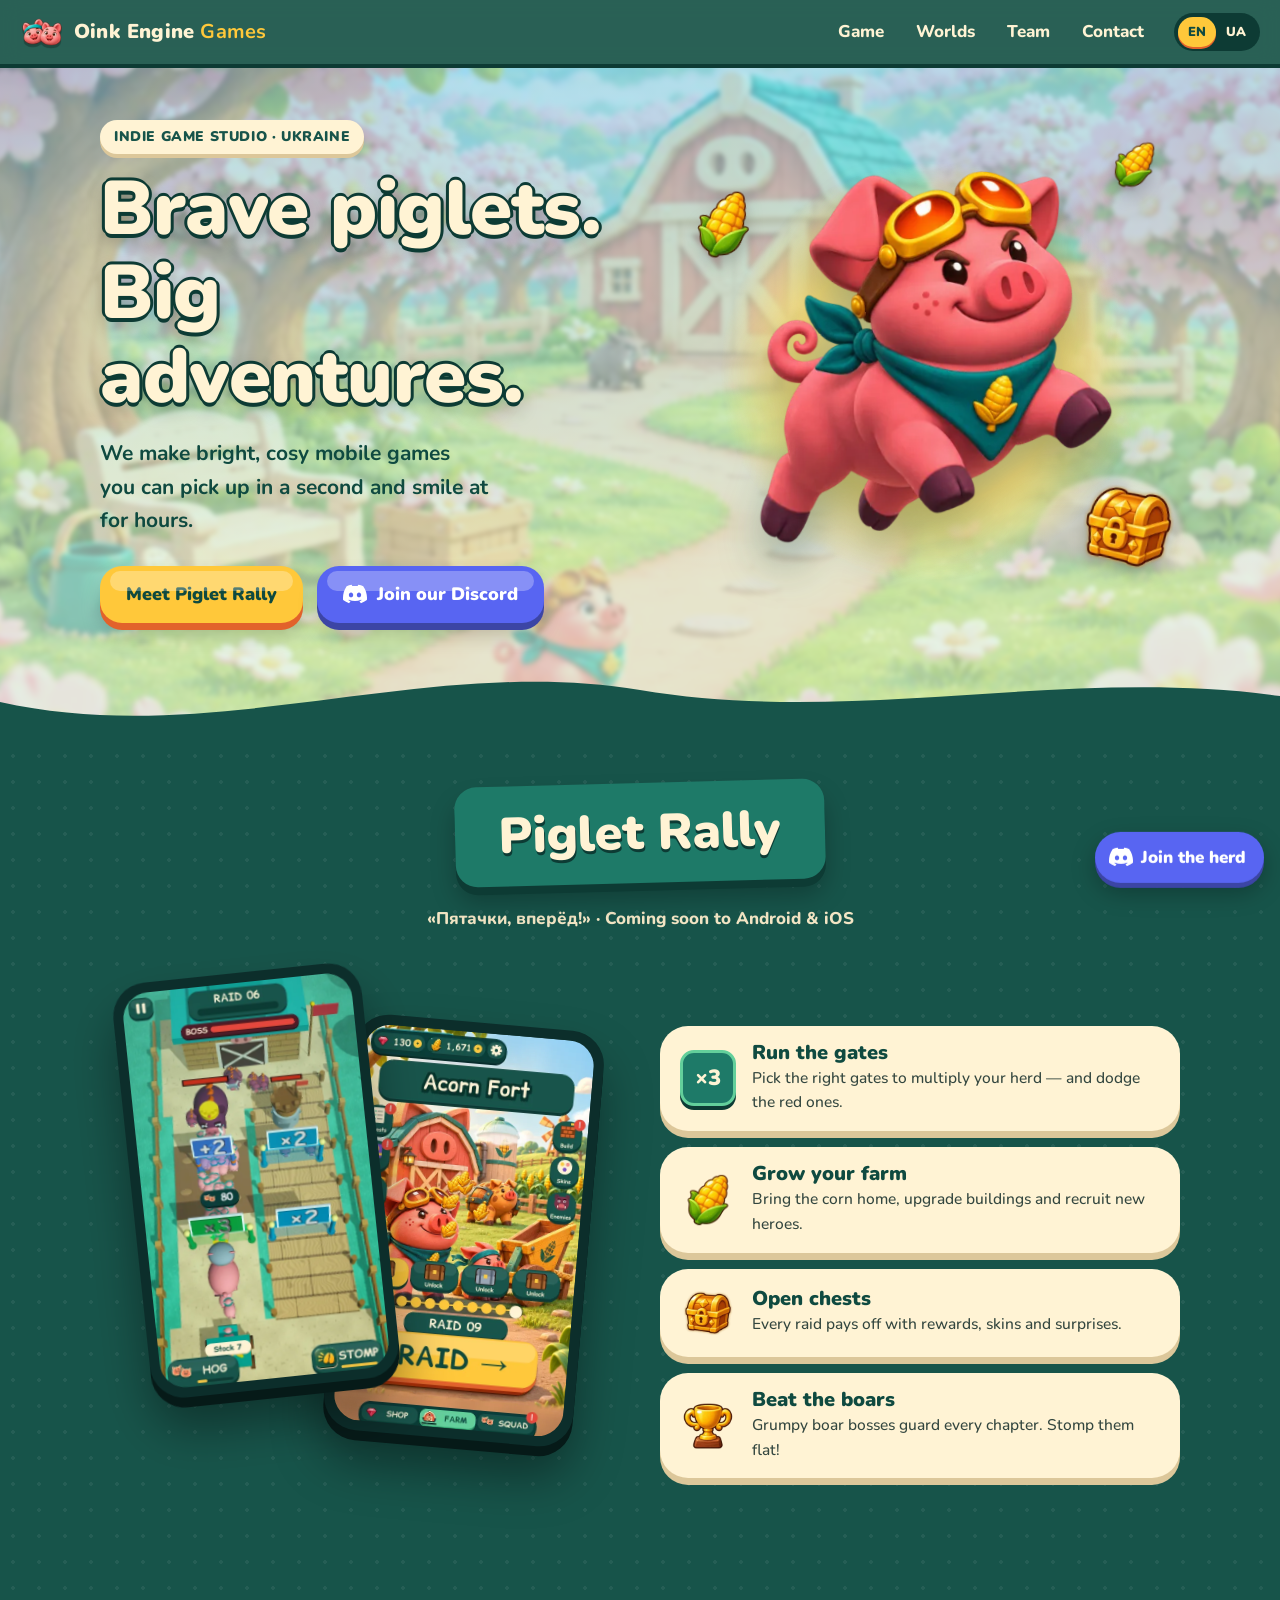
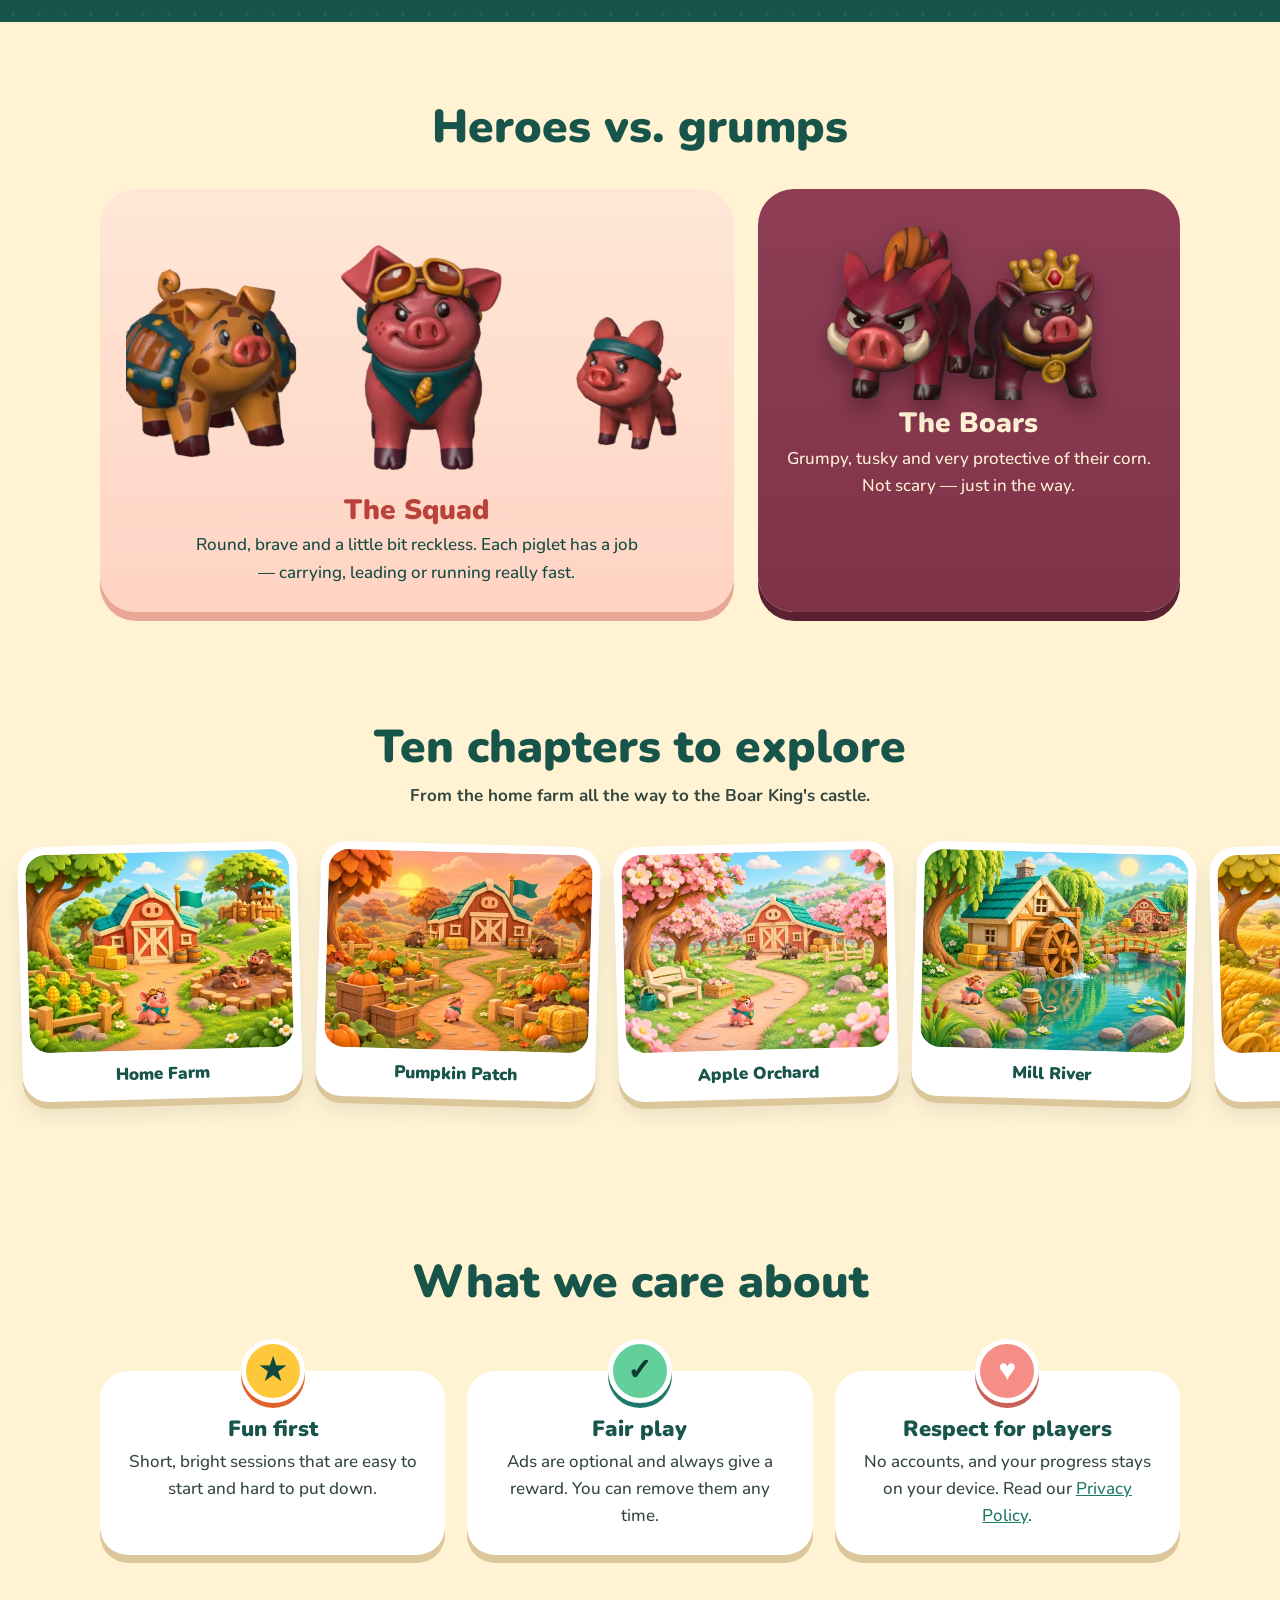
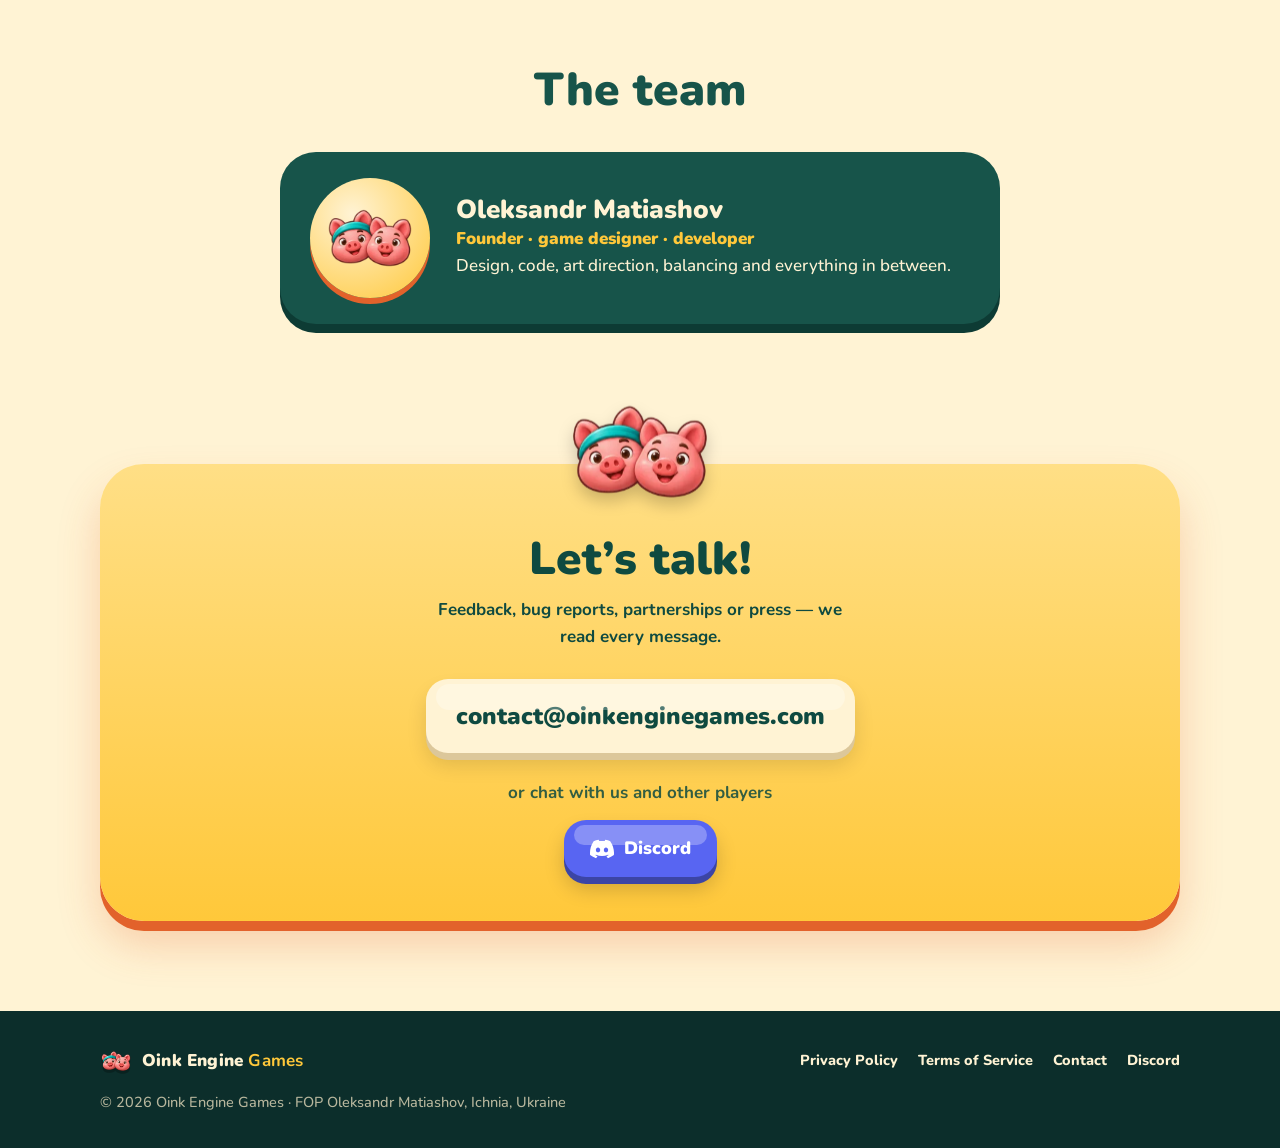
<file: team/index.html>
<!doctype html>
<html lang="en"><head><meta charset="utf-8"><title>Oink Engine Games</title>
<meta http-equiv="refresh" content="0; url=../"><link rel="canonical" href="https://oinkenginegames.com/"></head>
<body><a href="../">Oink Engine Games</a></body></html>
</file>
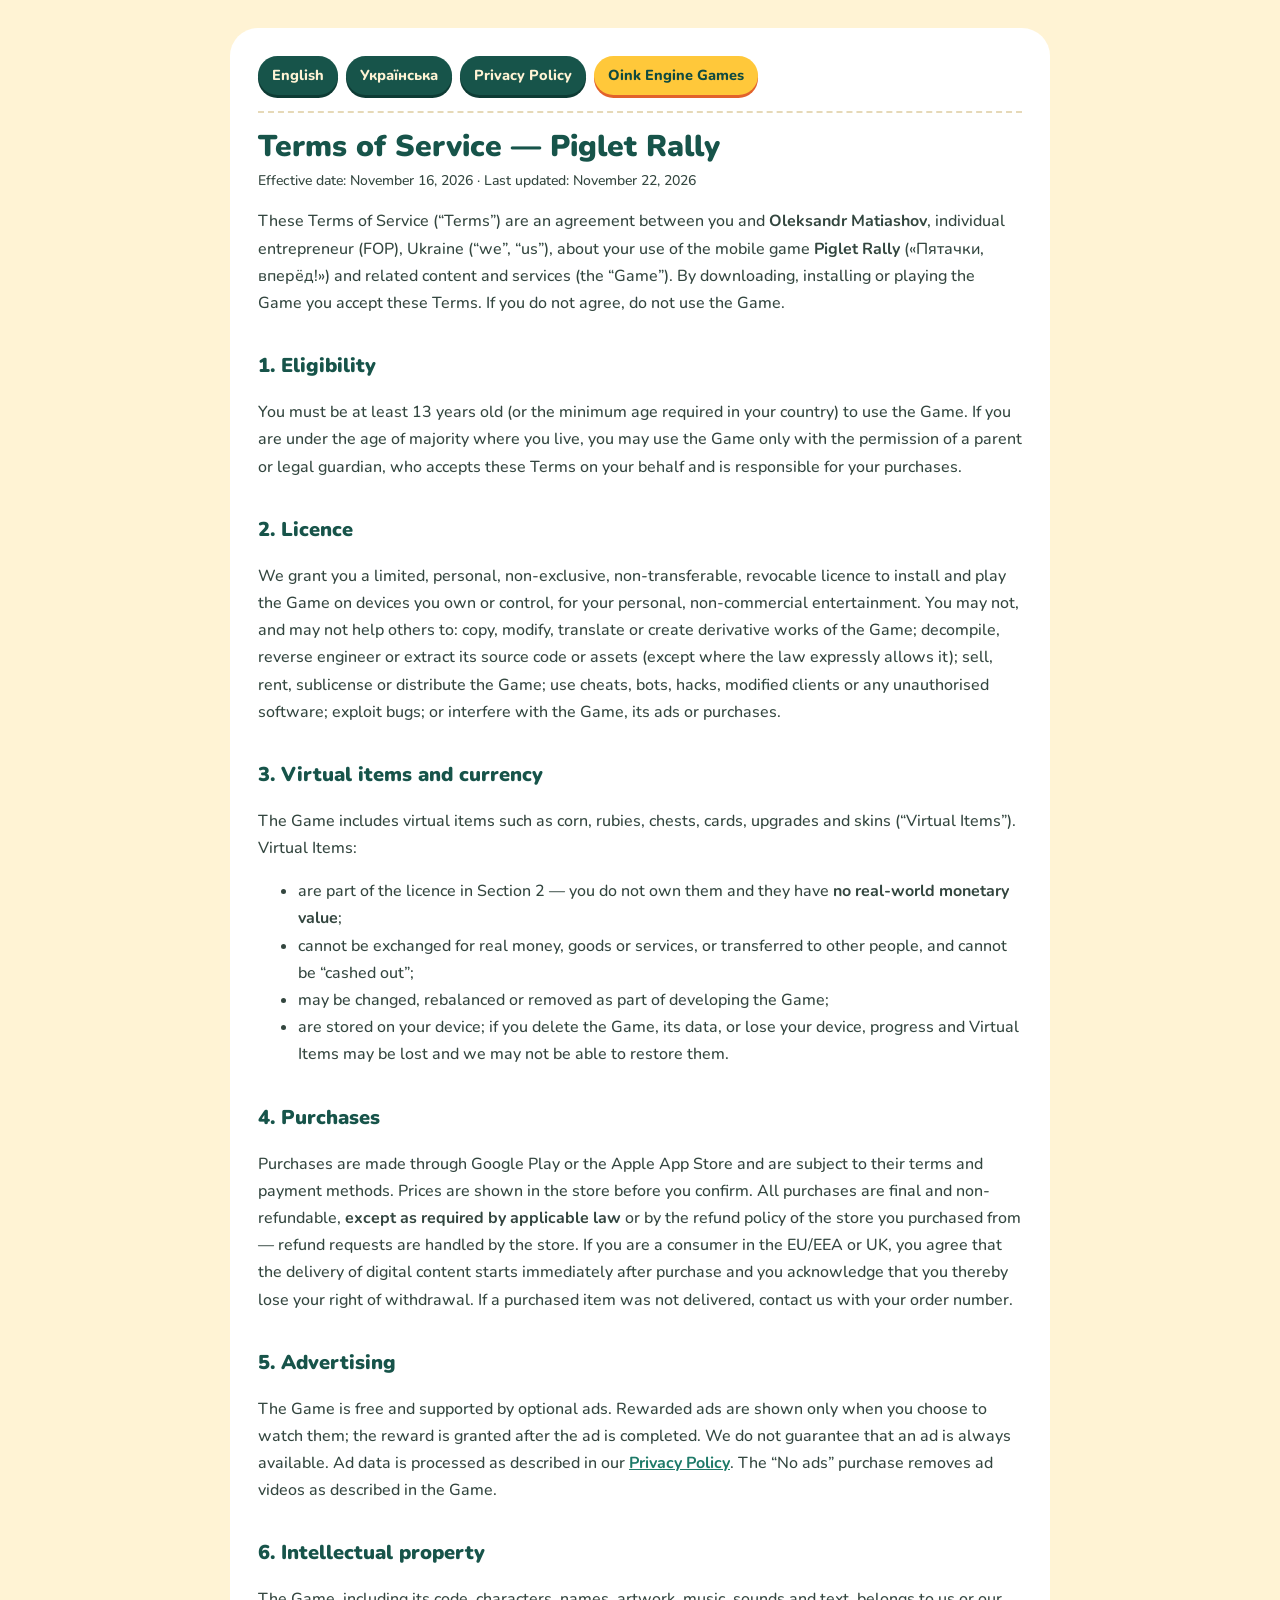
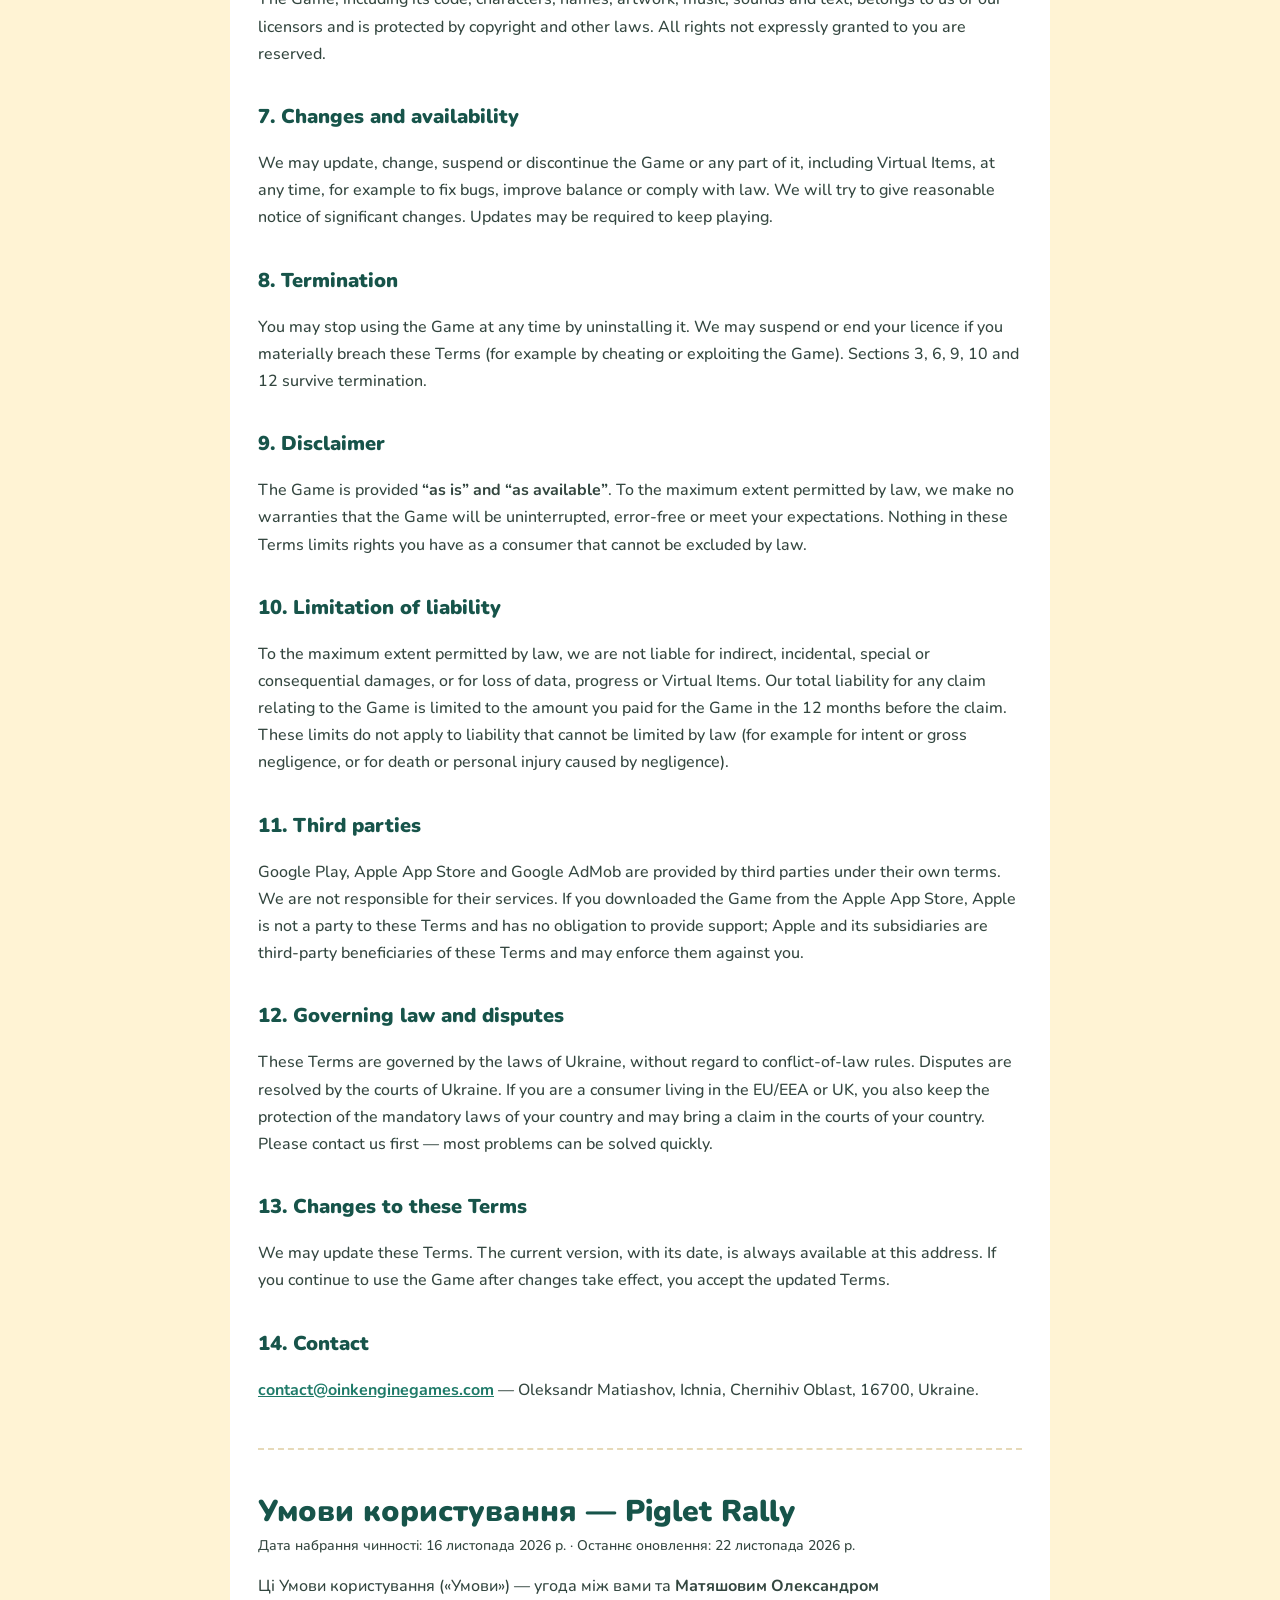
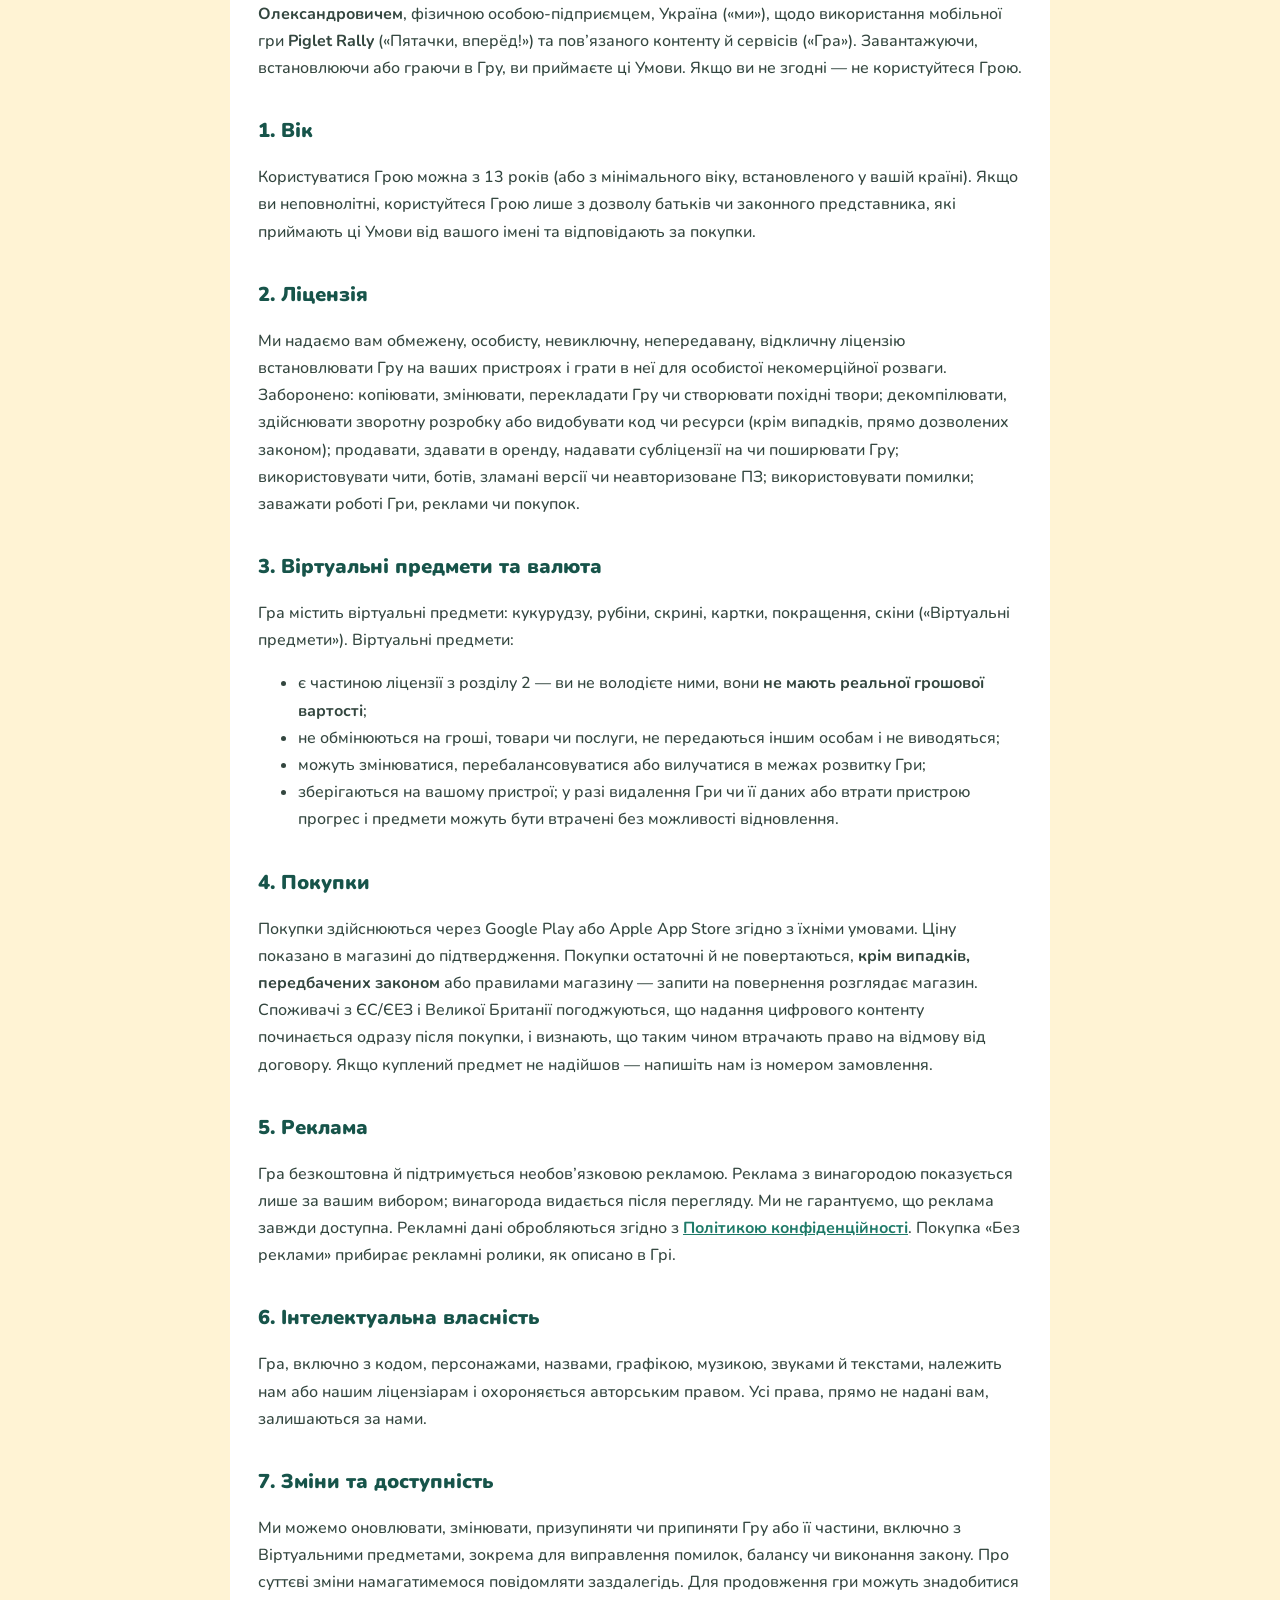
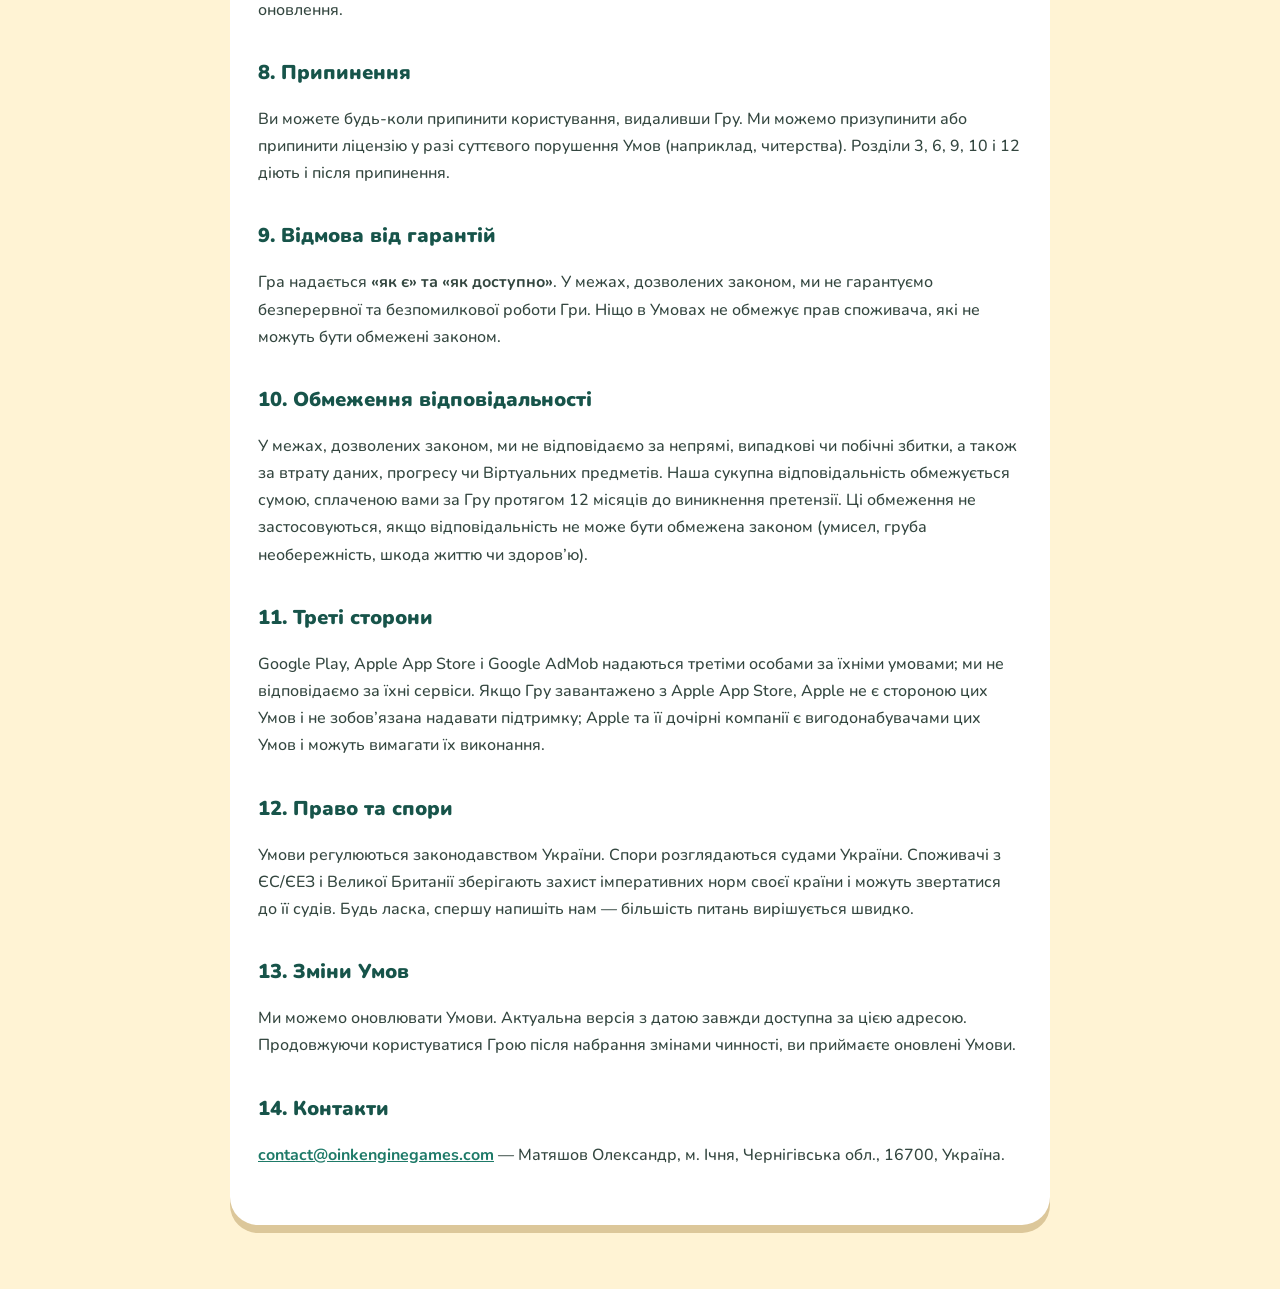
<file: terms/index.html>
<!doctype html>
<html lang="en">
<head>
<meta charset="utf-8">
<meta name="viewport" content="width=device-width, initial-scale=1">
<title>Piglet Rally — Terms of Service</title>
<meta name="description" content="Terms of Service for the mobile game Piglet Rally by Oink Engine Games: use of the game, in-game purchases, ads, and contact details.">
<link rel="canonical" href="https://oinkenginegames.com/terms/">
<meta name="robots" content="index, follow">
<meta name="theme-color" content="#17544A">
<link rel="icon" href="/favicon.ico" sizes="any">
<link rel="icon" type="image/png" sizes="32x32" href="/assets/favicon-32.png">
<link rel="apple-touch-icon" sizes="180x180" href="/assets/apple-touch-icon.png">
<meta property="og:type" content="article">
<meta property="og:site_name" content="Oink Engine Games">
<meta property="og:title" content="Piglet Rally — Terms of Service">
<meta property="og:description" content="Terms of Service for the mobile game Piglet Rally by Oink Engine Games: use of the game, in-game purchases, ads, and contact details.">
<meta property="og:url" content="https://oinkenginegames.com/terms/">
<meta property="og:image" content="https://oinkenginegames.com/assets/og-image.jpg">
<meta name="twitter:card" content="summary_large_image">
<link rel="stylesheet" href="../style.css">
</head>
<body>
<main>
<nav><a href="#en">English</a><a href="#uk">Українська</a><a href="../privacy/">Privacy Policy</a><a href="../">Oink Engine Games</a></nav>

<section id="en">
<h1>Terms of Service — Piglet Rally</h1>
<p class="date">Effective date: November 16, 2026 · Last updated: November 22, 2026</p>

<p>These Terms of Service (“Terms”) are an agreement between you and <b>Oleksandr Matiashov</b>, individual entrepreneur (FOP), Ukraine
(“we”, “us”), about your use of the mobile game <b>Piglet Rally</b> («Пятачки, вперёд!») and related content and services (the “Game”).
By downloading, installing or playing the Game you accept these Terms. If you do not agree, do not use the Game.</p>

<h2>1. Eligibility</h2>
<p>You must be at least 13 years old (or the minimum age required in your country) to use the Game. If you are under the age of majority
where you live, you may use the Game only with the permission of a parent or legal guardian, who accepts these Terms on your behalf
and is responsible for your purchases.</p>

<h2>2. Licence</h2>
<p>We grant you a limited, personal, non-exclusive, non-transferable, revocable licence to install and play the Game on devices you own or control,
for your personal, non-commercial entertainment. You may not, and may not help others to: copy, modify, translate or create derivative works of the Game;
decompile, reverse engineer or extract its source code or assets (except where the law expressly allows it); sell, rent, sublicense or distribute the Game;
use cheats, bots, hacks, modified clients or any unauthorised software; exploit bugs; or interfere with the Game, its ads or purchases.</p>

<h2>3. Virtual items and currency</h2>
<p>The Game includes virtual items such as corn, rubies, chests, cards, upgrades and skins (“Virtual Items”). Virtual Items:</p>
<ul>
  <li>are part of the licence in Section 2 — you do not own them and they have <b>no real-world monetary value</b>;</li>
  <li>cannot be exchanged for real money, goods or services, or transferred to other people, and cannot be “cashed out”;</li>
  <li>may be changed, rebalanced or removed as part of developing the Game;</li>
  <li>are stored on your device; if you delete the Game, its data, or lose your device, progress and Virtual Items may be lost and we may not be able to restore them.</li>
</ul>

<h2>4. Purchases</h2>
<p>Purchases are made through Google Play or the Apple App Store and are subject to their terms and payment methods.
Prices are shown in the store before you confirm. All purchases are final and non-refundable, <b>except as required by applicable law</b>
or by the refund policy of the store you purchased from — refund requests are handled by the store.
If you are a consumer in the EU/EEA or UK, you agree that the delivery of digital content starts immediately after purchase and you acknowledge that
you thereby lose your right of withdrawal. If a purchased item was not delivered, contact us with your order number.</p>

<h2>5. Advertising</h2>
<p>The Game is free and supported by optional ads. Rewarded ads are shown only when you choose to watch them; the reward is granted after the ad
is completed. We do not guarantee that an ad is always available. Ad data is processed as described in our
<a href="../privacy/">Privacy Policy</a>. The “No ads” purchase removes ad videos as described in the Game.</p>

<h2>6. Intellectual property</h2>
<p>The Game, including its code, characters, names, artwork, music, sounds and text, belongs to us or our licensors and is protected by
copyright and other laws. All rights not expressly granted to you are reserved.</p>

<h2>7. Changes and availability</h2>
<p>We may update, change, suspend or discontinue the Game or any part of it, including Virtual Items, at any time, for example to fix bugs,
improve balance or comply with law. We will try to give reasonable notice of significant changes. Updates may be required to keep playing.</p>

<h2>8. Termination</h2>
<p>You may stop using the Game at any time by uninstalling it. We may suspend or end your licence if you materially breach these Terms
(for example by cheating or exploiting the Game). Sections 3, 6, 9, 10 and 12 survive termination.</p>

<h2>9. Disclaimer</h2>
<p>The Game is provided <b>“as is” and “as available”</b>. To the maximum extent permitted by law, we make no warranties that the Game will be
uninterrupted, error-free or meet your expectations. Nothing in these Terms limits rights you have as a consumer that cannot be excluded by law.</p>

<h2>10. Limitation of liability</h2>
<p>To the maximum extent permitted by law, we are not liable for indirect, incidental, special or consequential damages, or for loss of data,
progress or Virtual Items. Our total liability for any claim relating to the Game is limited to the amount you paid for the Game in the
12 months before the claim. These limits do not apply to liability that cannot be limited by law (for example for intent or gross negligence,
or for death or personal injury caused by negligence).</p>

<h2>11. Third parties</h2>
<p>Google Play, Apple App Store and Google AdMob are provided by third parties under their own terms. We are not responsible for their services.
If you downloaded the Game from the Apple App Store, Apple is not a party to these Terms and has no obligation to provide support;
Apple and its subsidiaries are third-party beneficiaries of these Terms and may enforce them against you.</p>

<h2>12. Governing law and disputes</h2>
<p>These Terms are governed by the laws of Ukraine, without regard to conflict-of-law rules. Disputes are resolved by the courts of Ukraine.
If you are a consumer living in the EU/EEA or UK, you also keep the protection of the mandatory laws of your country and may bring a claim
in the courts of your country. Please contact us first — most problems can be solved quickly.</p>

<h2>13. Changes to these Terms</h2>
<p>We may update these Terms. The current version, with its date, is always available at this address. If you continue to use the Game after
changes take effect, you accept the updated Terms.</p>

<h2>14. Contact</h2>
<p><a href="mailto:contact@oinkenginegames.com">contact@oinkenginegames.com</a> — Oleksandr Matiashov, Ichnia, Chernihiv Oblast, 16700, Ukraine.</p>
</section>

<hr>

<section id="uk" lang="uk">
<h1>Умови користування — Piglet Rally</h1>
<p class="date">Дата набрання чинності: 16 листопада 2026 р. · Останнє оновлення: 22 листопада 2026 р.</p>

<p>Ці Умови користування («Умови») — угода між вами та <b>Матяшовим Олександром Олександровичем</b>, фізичною особою-підприємцем, Україна («ми»),
щодо використання мобільної гри <b>Piglet Rally</b> («Пятачки, вперёд!») та пов’язаного контенту й сервісів («Гра»).
Завантажуючи, встановлюючи або граючи в Гру, ви приймаєте ці Умови. Якщо ви не згодні — не користуйтеся Грою.</p>

<h2>1. Вік</h2>
<p>Користуватися Грою можна з 13 років (або з мінімального віку, встановленого у вашій країні). Якщо ви неповнолітні, користуйтеся Грою лише з дозволу
батьків чи законного представника, які приймають ці Умови від вашого імені та відповідають за покупки.</p>

<h2>2. Ліцензія</h2>
<p>Ми надаємо вам обмежену, особисту, невиключну, непередавану, відкличну ліцензію встановлювати Гру на ваших пристроях і грати в неї для особистої
некомерційної розваги. Заборонено: копіювати, змінювати, перекладати Гру чи створювати похідні твори; декомпілювати, здійснювати зворотну розробку
або видобувати код чи ресурси (крім випадків, прямо дозволених законом); продавати, здавати в оренду, надавати субліцензії на чи поширювати Гру;
використовувати чити, ботів, зламані версії чи неавторизоване ПЗ; використовувати помилки; заважати роботі Гри, реклами чи покупок.</p>

<h2>3. Віртуальні предмети та валюта</h2>
<p>Гра містить віртуальні предмети: кукурудзу, рубіни, скрині, картки, покращення, скіни («Віртуальні предмети»). Віртуальні предмети:</p>
<ul>
  <li>є частиною ліцензії з розділу 2 — ви не володієте ними, вони <b>не мають реальної грошової вартості</b>;</li>
  <li>не обмінюються на гроші, товари чи послуги, не передаються іншим особам і не виводяться;</li>
  <li>можуть змінюватися, перебалансовуватися або вилучатися в межах розвитку Гри;</li>
  <li>зберігаються на вашому пристрої; у разі видалення Гри чи її даних або втрати пристрою прогрес і предмети можуть бути втрачені без можливості відновлення.</li>
</ul>

<h2>4. Покупки</h2>
<p>Покупки здійснюються через Google Play або Apple App Store згідно з їхніми умовами. Ціну показано в магазині до підтвердження.
Покупки остаточні й не повертаються, <b>крім випадків, передбачених законом</b> або правилами магазину — запити на повернення розглядає магазин.
Споживачі з ЄС/ЄЕЗ і Великої Британії погоджуються, що надання цифрового контенту починається одразу після покупки, і визнають, що таким чином
втрачають право на відмову від договору. Якщо куплений предмет не надійшов — напишіть нам із номером замовлення.</p>

<h2>5. Реклама</h2>
<p>Гра безкоштовна й підтримується необов’язковою рекламою. Реклама з винагородою показується лише за вашим вибором; винагорода видається після перегляду.
Ми не гарантуємо, що реклама завжди доступна. Рекламні дані обробляються згідно з <a href="../privacy/#uk">Політикою конфіденційності</a>.
Покупка «Без реклами» прибирає рекламні ролики, як описано в Грі.</p>

<h2>6. Інтелектуальна власність</h2>
<p>Гра, включно з кодом, персонажами, назвами, графікою, музикою, звуками й текстами, належить нам або нашим ліцензіарам і охороняється авторським правом.
Усі права, прямо не надані вам, залишаються за нами.</p>

<h2>7. Зміни та доступність</h2>
<p>Ми можемо оновлювати, змінювати, призупиняти чи припиняти Гру або її частини, включно з Віртуальними предметами, зокрема для виправлення помилок,
балансу чи виконання закону. Про суттєві зміни намагатимемося повідомляти заздалегідь. Для продовження гри можуть знадобитися оновлення.</p>

<h2>8. Припинення</h2>
<p>Ви можете будь-коли припинити користування, видаливши Гру. Ми можемо призупинити або припинити ліцензію у разі суттєвого порушення Умов
(наприклад, читерства). Розділи 3, 6, 9, 10 і 12 діють і після припинення.</p>

<h2>9. Відмова від гарантій</h2>
<p>Гра надається <b>«як є» та «як доступно»</b>. У межах, дозволених законом, ми не гарантуємо безперервної та безпомилкової роботи Гри.
Ніщо в Умовах не обмежує прав споживача, які не можуть бути обмежені законом.</p>

<h2>10. Обмеження відповідальності</h2>
<p>У межах, дозволених законом, ми не відповідаємо за непрямі, випадкові чи побічні збитки, а також за втрату даних, прогресу чи Віртуальних предметів.
Наша сукупна відповідальність обмежується сумою, сплаченою вами за Гру протягом 12 місяців до виникнення претензії. Ці обмеження не застосовуються,
якщо відповідальність не може бути обмежена законом (умисел, груба необережність, шкода життю чи здоров’ю).</p>

<h2>11. Треті сторони</h2>
<p>Google Play, Apple App Store і Google AdMob надаються третіми особами за їхніми умовами; ми не відповідаємо за їхні сервіси.
Якщо Гру завантажено з Apple App Store, Apple не є стороною цих Умов і не зобов’язана надавати підтримку; Apple та її дочірні компанії є
вигодонабувачами цих Умов і можуть вимагати їх виконання.</p>

<h2>12. Право та спори</h2>
<p>Умови регулюються законодавством України. Спори розглядаються судами України. Споживачі з ЄС/ЄЕЗ і Великої Британії зберігають захист
імперативних норм своєї країни і можуть звертатися до її судів. Будь ласка, спершу напишіть нам — більшість питань вирішується швидко.</p>

<h2>13. Зміни Умов</h2>
<p>Ми можемо оновлювати Умови. Актуальна версія з датою завжди доступна за цією адресою. Продовжуючи користуватися Грою після набрання змінами чинності,
ви приймаєте оновлені Умови.</p>

<h2>14. Контакти</h2>
<p><a href="mailto:contact@oinkenginegames.com">contact@oinkenginegames.com</a> — Матяшов Олександр, м. Ічня, Чернігівська обл., 16700, Україна.</p>
</section>
</main>
</body>
</html>
</file>
<file: home.css>
:root {
  --green: #17544A; --green-lip: #0D3B34; --green-hd: #1E7A68; --mint: #63CF9B;
  --cream: #FFF3D4; --cream-2: #F2E5C4; --cream-lip: #DCC79A;
  --gold: #FFC83A; --gold-lip: #E2622B; --ink: #0F4A40; --red: #E5483A;
  --pink: #F58E86; --boar: #7E3348; --night: #0C2E2B;
  --sky-1: #8FD8F0; --sky-2: #D8F3E6;
  --r: 28px;
}
* { box-sizing: border-box; }
html { scroll-behavior: smooth; }
body { margin: 0; background: var(--cream); color: var(--ink); font: 500 17px/1.6 "Nunito", -apple-system, "Segoe UI", Roboto, Arial, sans-serif; overflow-x: hidden; }
img { max-width: 100%; height: auto; display: block; }
a { color: var(--green-hd); }
h1, h2, h3 { font-weight: 900; line-height: 1.1; margin: 0; }
.wrap { max-width: 1120px; margin: 0 auto; padding: 0 20px; }

/* language switch */
html[data-lang="en"] .uk, html[data-lang="uk"] .en { display: none !important; }

/* header */
.top { position: sticky; top: 0; z-index: 20; display: flex; align-items: center; gap: 16px; padding: 10px 20px;
  background: rgba(23, 84, 74, .92); backdrop-filter: blur(10px); -webkit-backdrop-filter: blur(10px); box-shadow: 0 4px 0 var(--green-lip); }
.brand { display: flex; align-items: center; gap: 10px; color: var(--cream); text-decoration: none; font-weight: 900; font-size: 20px; letter-spacing: .2px; white-space: nowrap; }
.brand img { width: 44px; height: 44px; filter: drop-shadow(0 3px 0 rgba(0,0,0,.25)); }
.brand b { color: var(--gold); }
.menu { display: flex; gap: 4px; margin-left: auto; }
.menu a { color: var(--cream); text-decoration: none; font-weight: 800; padding: 8px 14px; border-radius: 999px; transition: background .2s; }
.menu a:hover { background: rgba(255,255,255,.12); }
.lang { display: flex; background: var(--green-lip); border-radius: 999px; padding: 4px; }
.lang button { border: 0; background: transparent; color: var(--cream); font: 900 13px "Nunito", sans-serif; padding: 6px 10px; border-radius: 999px; cursor: pointer; }
.lang button[aria-pressed="true"] { background: var(--gold); color: var(--ink); box-shadow: 0 2px 0 var(--gold-lip); }

/* chunky buttons with "lip" */
.btn { display: inline-flex; align-items: center; justify-content: center; text-decoration: none; font-weight: 900; font-size: 18px;
  padding: 14px 26px; border-radius: 22px; position: relative; top: 0; transition: top .1s, box-shadow .1s; white-space: nowrap; }
.btn::after { content: ""; position: absolute; left: 10px; right: 10px; top: 5px; height: 35%; border-radius: 16px; background: rgba(255,255,255,.28); pointer-events: none; }
.btn-gold { background: var(--gold); color: var(--ink); box-shadow: 0 7px 0 var(--gold-lip), 0 12px 20px rgba(0,0,0,.18); }
.btn-green { background: var(--green-hd); color: var(--cream); box-shadow: 0 7px 0 var(--green-lip), 0 12px 20px rgba(0,0,0,.18); }
.btn:hover { top: 2px; }
.btn-gold:hover { box-shadow: 0 5px 0 var(--gold-lip), 0 8px 14px rgba(0,0,0,.18); }
.btn-green:hover { box-shadow: 0 5px 0 var(--green-lip), 0 8px 14px rgba(0,0,0,.18); }
.btn:active { top: 6px; box-shadow: 0 1px 0 var(--gold-lip); }
.btn.big { font-size: clamp(15px, 4.2vw, 24px); padding: 18px clamp(14px, 4vw, 30px); max-width: 100%; }

/* hero */
.hero { position: relative; overflow: hidden; background: linear-gradient(180deg, var(--sky-1), var(--sky-2) 75%); padding: 56px 0 120px; }
.hero-bg { position: absolute; inset: 0; background: url("assets/hero_bg.webp") center 70% / cover no-repeat; opacity: .38; filter: saturate(1.1) blur(2px); transform: scale(1.04); }
.hero-inner { position: relative; max-width: 1120px; margin: 0 auto; padding: 0 20px; display: grid; grid-template-columns: 1.05fr .95fr; align-items: center; gap: 24px; }
.eyebrow { display: inline-block; margin: 0 0 14px; background: var(--cream); color: var(--green); font-weight: 900; font-size: 14px; letter-spacing: .6px; text-transform: uppercase;
  padding: 6px 14px; border-radius: 999px; box-shadow: 0 4px 0 var(--cream-lip); }
.hero h1 { font-size: clamp(40px, 6.4vw, 76px); color: var(--cream); letter-spacing: -.5px;
  text-shadow: 0 4px 0 var(--green-lip), 3px 0 0 var(--green-lip), -3px 0 0 var(--green-lip), 0 -3px 0 var(--green-lip), 0 8px 18px rgba(0,0,0,.25); }
.lead { font-size: clamp(17px, 2vw, 21px); font-weight: 700; color: var(--ink); max-width: 30ch; margin: 18px 0 28px; }
.cta { display: flex; flex-wrap: wrap; gap: 18px 14px; }
.hero-art { position: relative; aspect-ratio: 1; }
.sun { position: absolute; inset: 8%; border-radius: 50%; background: radial-gradient(circle, #FFF6C7 0%, #FFE07A 45%, rgba(255,200,58,0) 70%); animation: pulse 5s ease-in-out infinite; }
.captain { position: relative; width: 100%; filter: drop-shadow(0 24px 22px rgba(13,59,52,.35)); animation: bob 3.4s ease-in-out infinite; }
.float { position: absolute; filter: drop-shadow(0 8px 8px rgba(0,0,0,.2)); }
.corn.c1 { width: 70px; left: 2%; top: 14%; animation: drift 4.5s ease-in-out infinite; }
.corn.c2 { width: 52px; right: 4%; top: 6%; animation: drift 5.2s ease-in-out -1.6s infinite reverse; }
.chest { width: 104px; right: 0; bottom: 6%; animation: drift 6s ease-in-out -2s infinite; }
.wave { position: absolute; left: 0; bottom: -1px; width: 100%; height: 90px; fill: var(--green); }
@keyframes bob { 0%,100% { transform: translateY(0) rotate(-2deg); } 50% { transform: translateY(-18px) rotate(2deg); } }
@keyframes drift { 0%,100% { transform: translateY(0) rotate(-8deg); } 50% { transform: translateY(-14px) rotate(8deg); } }
@keyframes pulse { 0%,100% { transform: scale(1); } 50% { transform: scale(1.06); } }

/* game */
.game { background: var(--green); color: var(--cream); padding: 40px 0 90px; position: relative;
  background-image: radial-gradient(rgba(255,255,255,.06) 2px, transparent 2px); background-size: 26px 26px; }
.ribbon { display: flex; justify-content: center; }
.ribbon span { background: var(--green-hd); color: var(--cream); font-weight: 900; font-size: clamp(30px, 5vw, 50px); padding: 10px 44px; border-radius: 22px;
  box-shadow: 0 8px 0 var(--green-lip), 0 16px 24px rgba(0,0,0,.25); text-shadow: 0 3px 0 var(--green-lip); transform: rotate(-1.5deg); }
.game .sub { text-align: center; color: var(--cream-2); font-weight: 800; margin: 22px 0 40px; }
.game-grid { display: grid; grid-template-columns: 1fr 1fr; gap: 40px; align-items: center; }
.phones { position: relative; height: 560px; }
.phone { position: absolute; margin: 0; width: 250px; border-radius: 34px; padding: 10px; background: var(--night); box-shadow: 0 10px 0 #061a18, 0 30px 50px rgba(0,0,0,.4); overflow: hidden; }
.phone img { border-radius: 26px; }
.p1 { left: 6%; top: 0; transform: rotate(-6deg); z-index: 2; }
.p2 { right: 6%; top: 50px; transform: rotate(5deg); }
.features { list-style: none; padding: 0; margin: 0; display: grid; gap: 16px; }
.features li { display: flex; gap: 16px; align-items: center; background: var(--cream); color: var(--ink); border-radius: var(--r); padding: 16px 20px;
  box-shadow: 0 7px 0 var(--cream-lip); transition: transform .2s; }
.features li:hover { transform: translateY(-3px) rotate(-.5deg); }
.features img, .gate { width: 56px; height: 56px; flex: none; }
.gate { display: grid; place-items: center; background: var(--green-hd); color: var(--cream); font-weight: 900; font-size: 22px; border-radius: 14px; box-shadow: 0 4px 0 var(--green-lip); border: 3px solid var(--mint); }
.features h3 { font-size: 20px; margin-bottom: 2px; }
.features p { margin: 0; font-size: 15.5px; color: #33463F; }

/* sections common */
section h2 { font-size: clamp(30px, 4.6vw, 46px); text-align: center; color: var(--green); }
.cast, .values, .team { padding: 80px 0 30px; }
.sub { text-align: center; font-weight: 700; color: #33463F; margin: 10px 0 0; }

/* cast */
.cast-grid { display: grid; grid-template-columns: 1.5fr 1fr; gap: 24px; margin-top: 36px; }
.card { border-radius: 36px; padding: 26px; text-align: center; }
.card h3 { font-size: 28px; margin: 8px 0 6px; }
.card p { margin: 0 auto; max-width: 46ch; }
.heroes { background: linear-gradient(180deg, #FFE7D6, #FFD3C4); box-shadow: 0 9px 0 #E9A795; }
.heroes h3 { color: #B9433A; }
.villain { background: linear-gradient(180deg, #8E3D55, var(--boar)); color: var(--cream); box-shadow: 0 9px 0 #5A2133; }
.duo { display: flex; justify-content: center; }
.duo img { width: 50%; max-width: 190px; filter: drop-shadow(0 10px 10px rgba(0,0,0,.3)); }
.duo img + img { margin-left: -6%; transform: scaleX(-1); }

/* worlds */
.worlds { padding: 80px 0 40px; }
.strip { display: flex; gap: 18px; overflow-x: auto; padding: 34px 20px 28px; scroll-snap-type: x mandatory; scrollbar-width: thin; scrollbar-color: var(--green-hd) transparent; }
.strip figure { flex: none; width: 280px; margin: 0; scroll-snap-align: center; background: #fff; border-radius: 26px; padding: 8px 8px 0; box-shadow: 0 7px 0 var(--cream-lip), 0 14px 20px rgba(0,0,0,.08); transition: transform .25s; }
.strip figure:nth-child(odd) { transform: rotate(-1.5deg); }
.strip figure:nth-child(even) { transform: rotate(1.5deg); }
.strip figure:hover { transform: rotate(0) translateY(-6px) scale(1.03); }
.strip img { border-radius: 20px; aspect-ratio: 4/3; object-fit: cover; width: 100%; }
.strip figcaption { font-weight: 900; text-align: center; padding: 10px 8px 12px; color: var(--green); }
@media (min-width: 1200px) { .strip { justify-content: safe center; } }

/* values */
.value-grid { display: grid; grid-template-columns: repeat(3, 1fr); gap: 22px; margin-top: 40px; }
.vcard { background: #fff; border-radius: var(--r); padding: 30px 24px 26px; text-align: center; box-shadow: 0 8px 0 var(--cream-lip); position: relative; }
.vcard h3 { font-size: 22px; margin: 14px 0 6px; color: var(--green); }
.vcard p { margin: 0; color: #33463F; }
.badge { width: 64px; height: 64px; margin: -62px auto 0; display: grid; place-items: center; font-size: 30px; font-weight: 900; border-radius: 50%; border: 5px solid #fff; }
.b-gold { background: var(--gold); color: var(--ink); box-shadow: 0 5px 0 var(--gold-lip); }
.b-mint { background: var(--mint); color: var(--green-lip); box-shadow: 0 5px 0 var(--green-hd); }
.b-pink { background: var(--pink); color: #fff; box-shadow: 0 5px 0 #C9605A; }
.values { padding-top: 90px; }
.value-grid { margin-top: 64px; }

/* team */
.member { display: flex; align-items: center; gap: 26px; max-width: 720px; margin: 36px auto 0; background: var(--green); color: var(--cream); border-radius: 36px; padding: 26px 30px; box-shadow: 0 9px 0 var(--green-lip); }
.avatar { flex: none; width: 120px; height: 120px; border-radius: 50%; background: radial-gradient(circle at 35% 30%, #FFF3D4, #FFC83A); display: grid; place-items: center; box-shadow: 0 6px 0 var(--gold-lip); }
.avatar img { width: 92px; }
.member h3 { font-size: 26px; }
.role { color: var(--gold); font-weight: 900; margin: 4px 0 6px; }
.member p { margin: 0; }

/* contact */
.contact { padding: 110px 0 90px; }
.panel { position: relative; text-align: center; background: linear-gradient(180deg, #FFDF86, var(--gold)); border-radius: 44px; padding: 70px 24px 44px; box-shadow: 0 10px 0 var(--gold-lip), 0 24px 40px rgba(226,98,43,.25); }
.panel h2 { color: var(--ink); }
.panel p { font-weight: 700; max-width: 44ch; margin: 12px auto 28px; }
.panel .btn-gold { background: var(--cream); box-shadow: 0 7px 0 var(--cream-lip), 0 12px 20px rgba(0,0,0,.12); }
.peek { position: absolute; width: 150px; left: 50%; top: -86px; transform: translateX(-50%); filter: drop-shadow(0 8px 8px rgba(0,0,0,.2)); animation: peek 3s ease-in-out infinite; }
@keyframes peek { 0%,100% { transform: translateX(-50%) translateY(0); } 50% { transform: translateX(-50%) translateY(-8px); } }

/* footer */
.foot { background: var(--night); color: var(--cream-2); padding: 34px 0; font-size: 14.5px; }
.foot-inner { display: flex; flex-wrap: wrap; align-items: center; gap: 14px 28px; justify-content: space-between; }
.foot nav { display: flex; flex-wrap: wrap; gap: 8px 20px; }
.foot a { color: var(--cream); font-weight: 800; text-decoration: none; }
.foot a:hover { color: var(--gold); }
.foot p { margin: 0; width: 100%; opacity: .75; }
.brand.small { font-size: 17px; }
.brand.small img { width: 32px; height: 32px; }

/* responsive */
@media (max-width: 900px) {
  .menu { display: none; }
  .lang { margin-left: auto; }
  .hero { padding-top: 34px; }
  .hero-inner { grid-template-columns: 1fr; text-align: center; }
  .lead { margin-left: auto; margin-right: auto; }
  .cta { justify-content: center; }
  .hero-art { max-width: 380px; margin: 0 auto; width: 100%; }
  .game-grid, .cast-grid, .value-grid { grid-template-columns: 1fr; }
  .value-grid { gap: 58px; }
  .phones { height: 470px; max-width: 420px; margin: 0 auto; width: 100%; }
  .phone { width: 205px; }
  .p1 { left: 2%; } .p2 { right: 2%; }
}
@media (max-width: 560px) {
  .top { padding: 8px 16px; }
  .brand { font-size: 17px; } .brand img { width: 36px; height: 36px; }
  .wrap, .hero-inner { padding: 0 16px; }
  .phones { height: 380px; }
  .phone { width: 165px; border-radius: 26px; padding: 7px; }
  .phone img { border-radius: 20px; }
  .member { flex-direction: column; text-align: center; padding: 24px 20px; }
  .strip figure { width: 230px; }
  .btn { font-size: 16px; padding: 13px 20px; }
}
@media (prefers-reduced-motion: reduce) {
  *, *::before, *::after { animation: none !important; transition: none !important; }
  html { scroll-behavior: auto; }
}

/* Discord */
.btn-discord { background: #5865F2; color: #fff; gap: 10px; box-shadow: 0 7px 0 #3c45a5, 0 12px 20px rgba(0,0,0,.18); }
.btn-discord:hover { box-shadow: 0 5px 0 #3c45a5, 0 8px 14px rgba(0,0,0,.18); }
.btn-discord:active { box-shadow: 0 1px 0 #3c45a5; }
.dc-ico { width: 24px; height: 24px; flex: none; }
.panel .or { margin: 26px auto 14px; opacity: .85; }
.dc-float { position: fixed; right: 16px; bottom: 16px; z-index: 50; display: inline-flex; align-items: center; gap: 8px;
  padding: 12px 18px 12px 14px; border-radius: 999px; background: #5865F2; color: #fff; font-weight: 900; text-decoration: none;
  box-shadow: 0 5px 0 #3c45a5, 0 10px 24px rgba(0,0,0,.28); animation: dc-bob 2.6s ease-in-out infinite; }
.dc-float:hover { animation-play-state: paused; transform: translateY(-2px); }
@keyframes dc-bob { 0%,100% { transform: translateY(0); } 50% { transform: translateY(-5px); } }
@media (prefers-reduced-motion: reduce) { .dc-float { animation: none; } }
@media (max-width: 520px) { .dc-float { padding: 12px; } .dc-float span { display: none; } }
</file>
<file: style.css>
@import url("https://fonts.googleapis.com/css2?family=Nunito:wght@500;700;800;900&display=swap");
:root { --ink:#0F4A40; --muted:#33463F; --bg:#FFF3D4; --line:#E6D9B8; --accent:#17544A; --lip:#0D3B34; --gold:#FFC83A; --cream:#FFF3D4; --cream-lip:#DCC79A; }
* { box-sizing:border-box; }
body { margin:0; background:var(--bg); color:var(--ink); font:500 16px/1.7 "Nunito", -apple-system, "Segoe UI", Roboto, Arial, sans-serif; }
main { max-width:820px; margin:28px auto 64px; padding:28px 28px 40px; background:#fff; border-radius:28px; box-shadow:0 8px 0 var(--cream-lip); }
h1 { font-size:30px; line-height:1.2; margin:16px 0 4px; font-weight:900; color:var(--accent); }
h2 { font-size:20px; margin:32px 0 8px; color:var(--accent); font-weight:900; }
h3 { font-size:17px; margin:18px 0 6px; font-weight:800; }
p, li, td, th { color:var(--muted); }
a { color:#1E7A68; font-weight:700; }
.date { font-size:14px; margin-top:0; }
nav { display:flex; flex-wrap:wrap; gap:8px; padding:0 0 16px; border-bottom:2px dashed var(--line); }
nav a { text-decoration:none; background:var(--accent); color:var(--cream); font-weight:800; font-size:14.5px; padding:7px 14px; border-radius:999px; box-shadow:0 3px 0 var(--lip); }
nav a:hover { background:#1E7A68; }
nav a:last-child { background:var(--gold); color:var(--ink); box-shadow:0 3px 0 #E2622B; }
hr { border:0; border-top:2px dashed var(--line); margin:44px 0; }
table { width:100%; border-collapse:separate; border-spacing:0; margin:8px 0 12px; font-size:15px; border:1px solid var(--line); border-radius:14px; overflow:hidden; }
th, td { text-align:left; vertical-align:top; padding:9px 11px; border-bottom:1px solid var(--line); }
tr:last-child td { border-bottom:0; }
th { background:#FBEFD2; color:var(--ink); font-weight:800; }
.box { background:#FFF8E8; border:1px solid var(--line); border-radius:16px; padding:12px 16px; }
@media (max-width:560px) {
  main { margin:12px 8px 40px; padding:18px 16px 28px; border-radius:22px; }
  h1 { font-size:24px; }
  table, thead, tbody, tr, th, td { display:block; } table { border:0; } th { display:none; }
  td { border:0; border-bottom:1px solid var(--line); padding:6px 0; }
  tr { border:1px solid var(--line); border-radius:12px; padding:8px 12px; margin-bottom:10px; background:#fff; }
}
</file>
